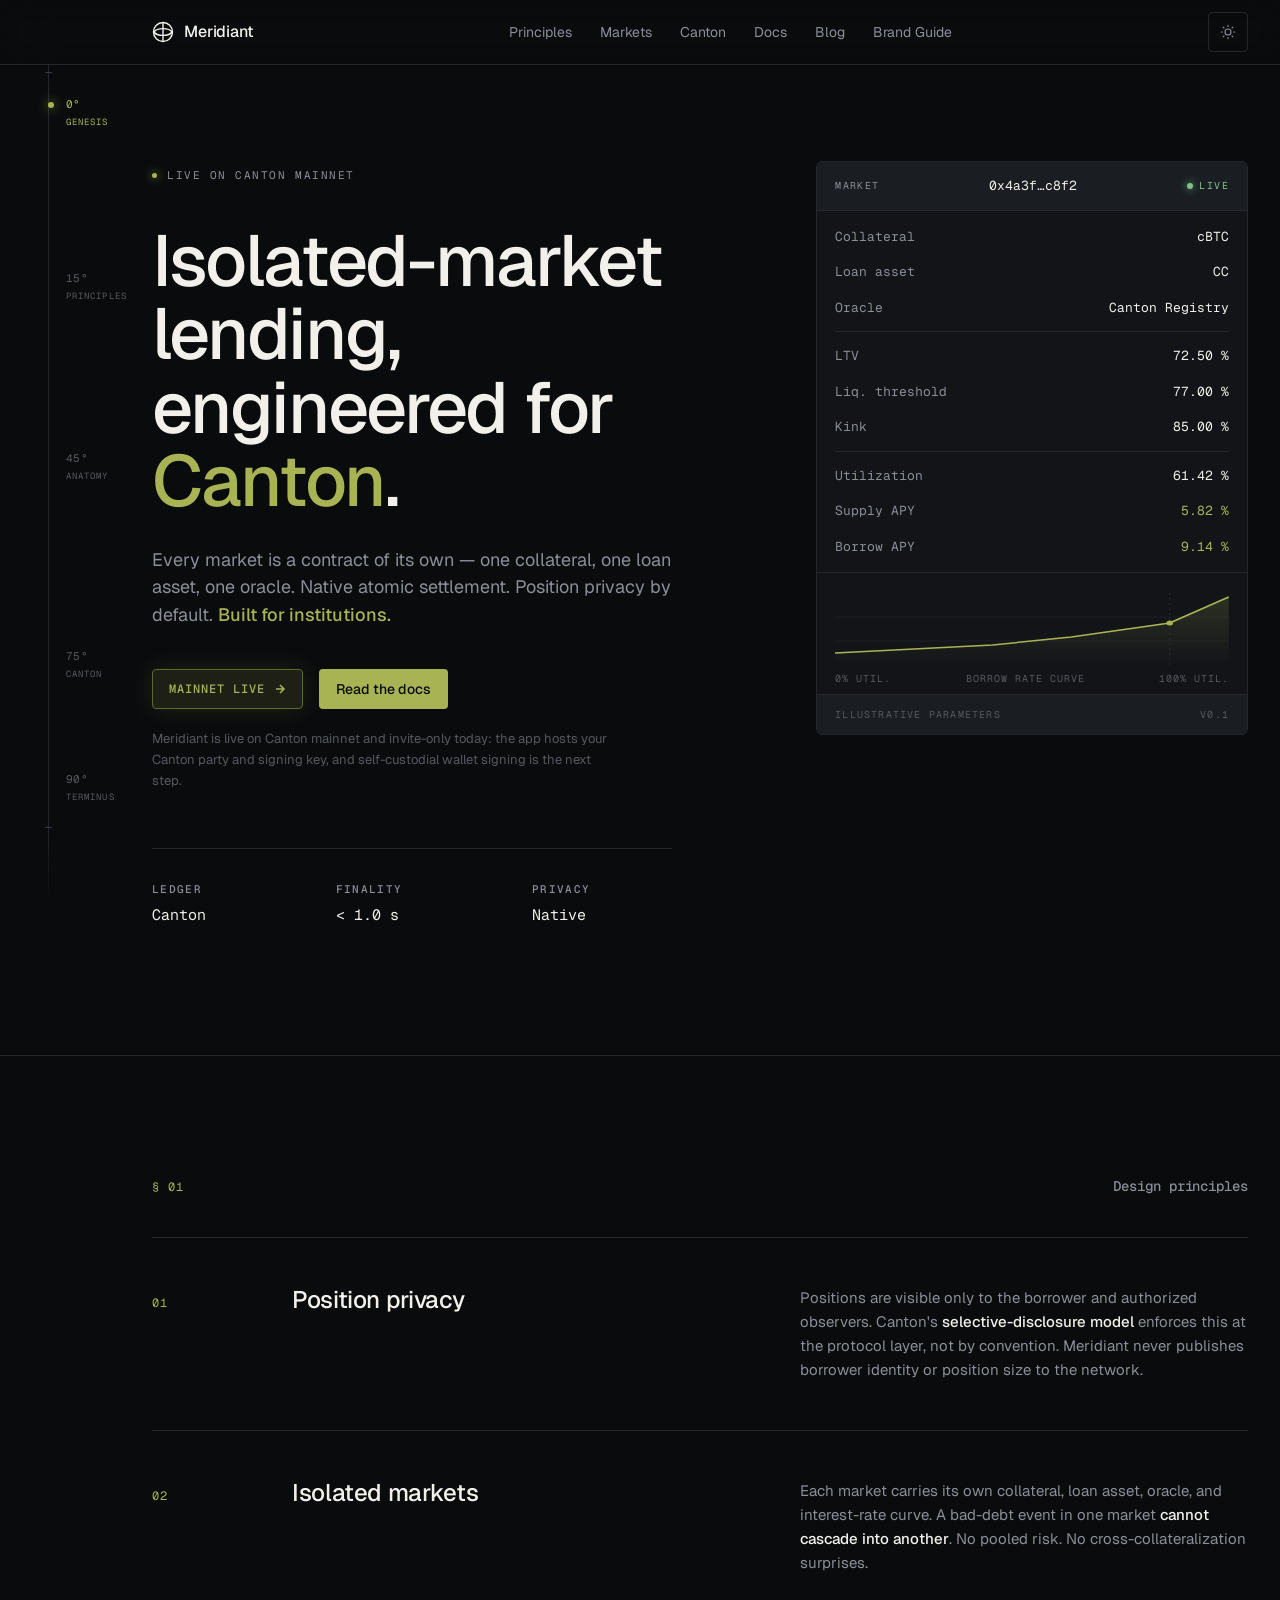
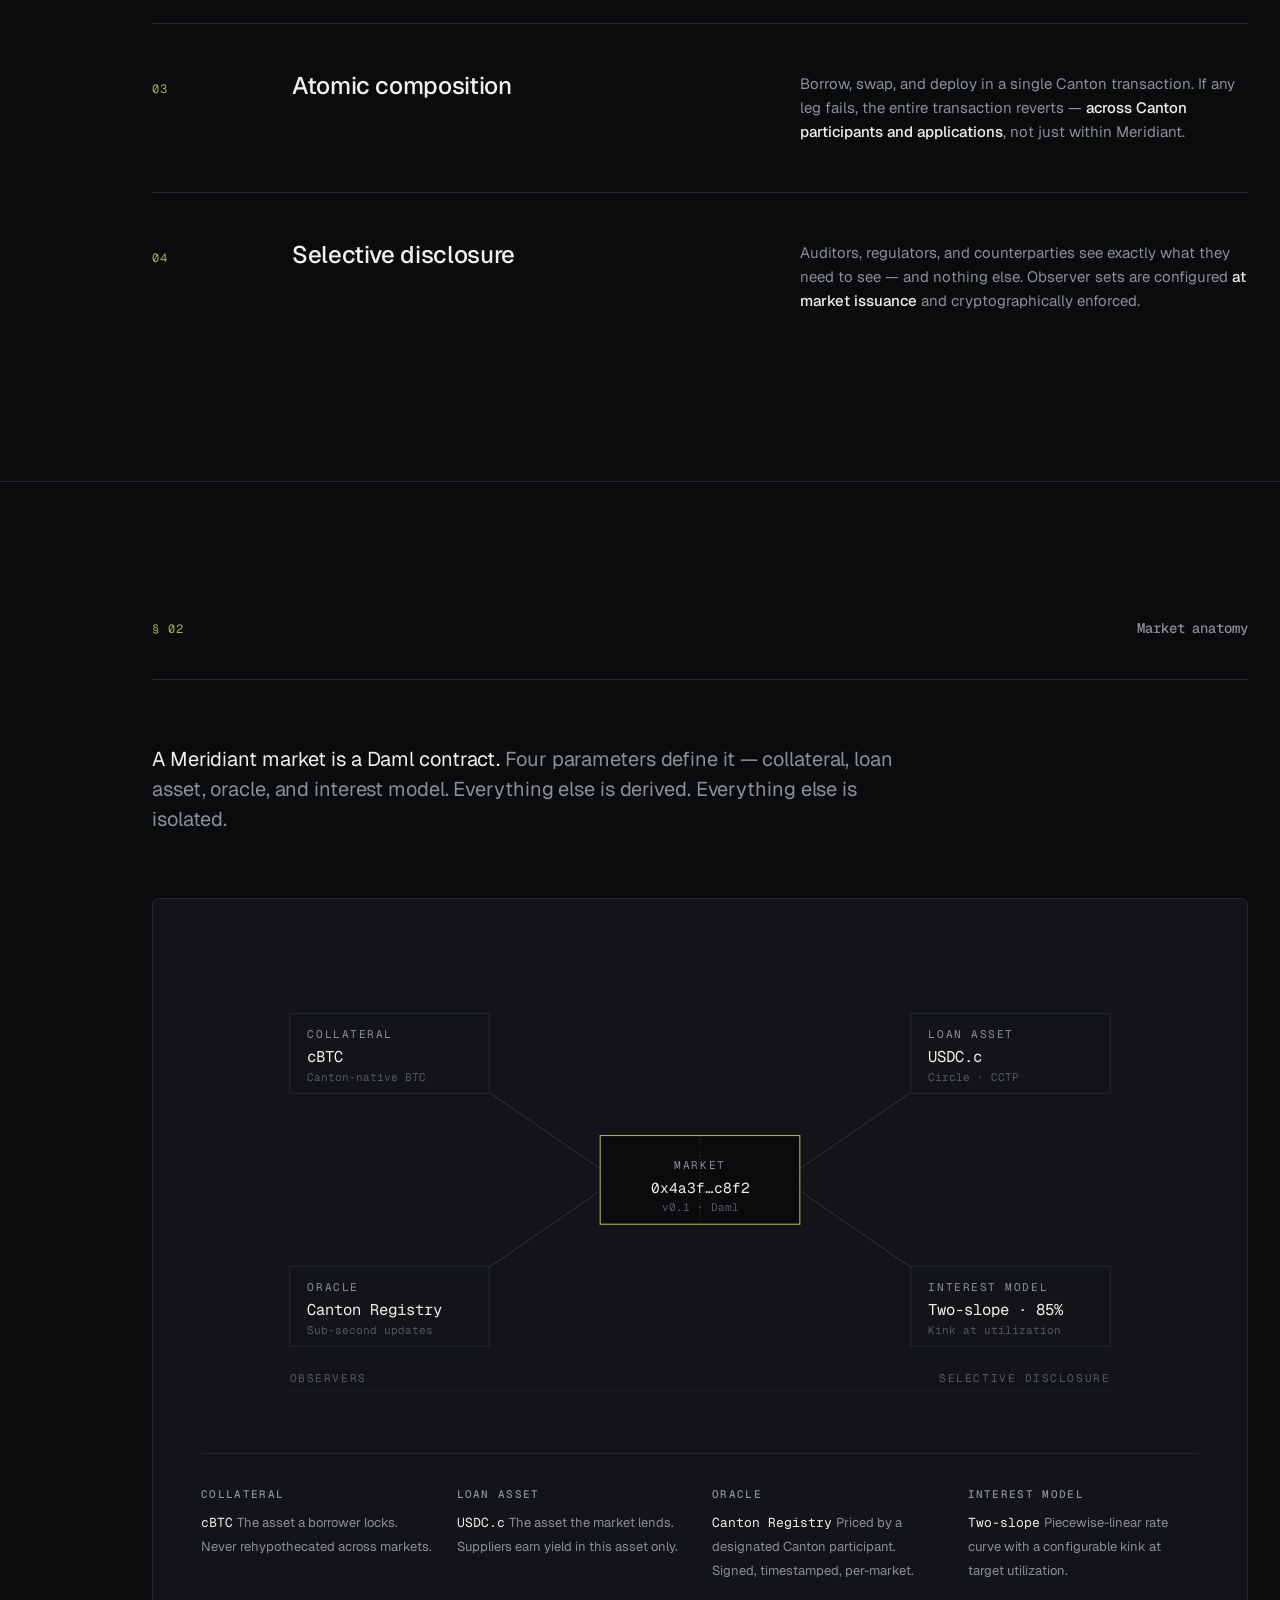
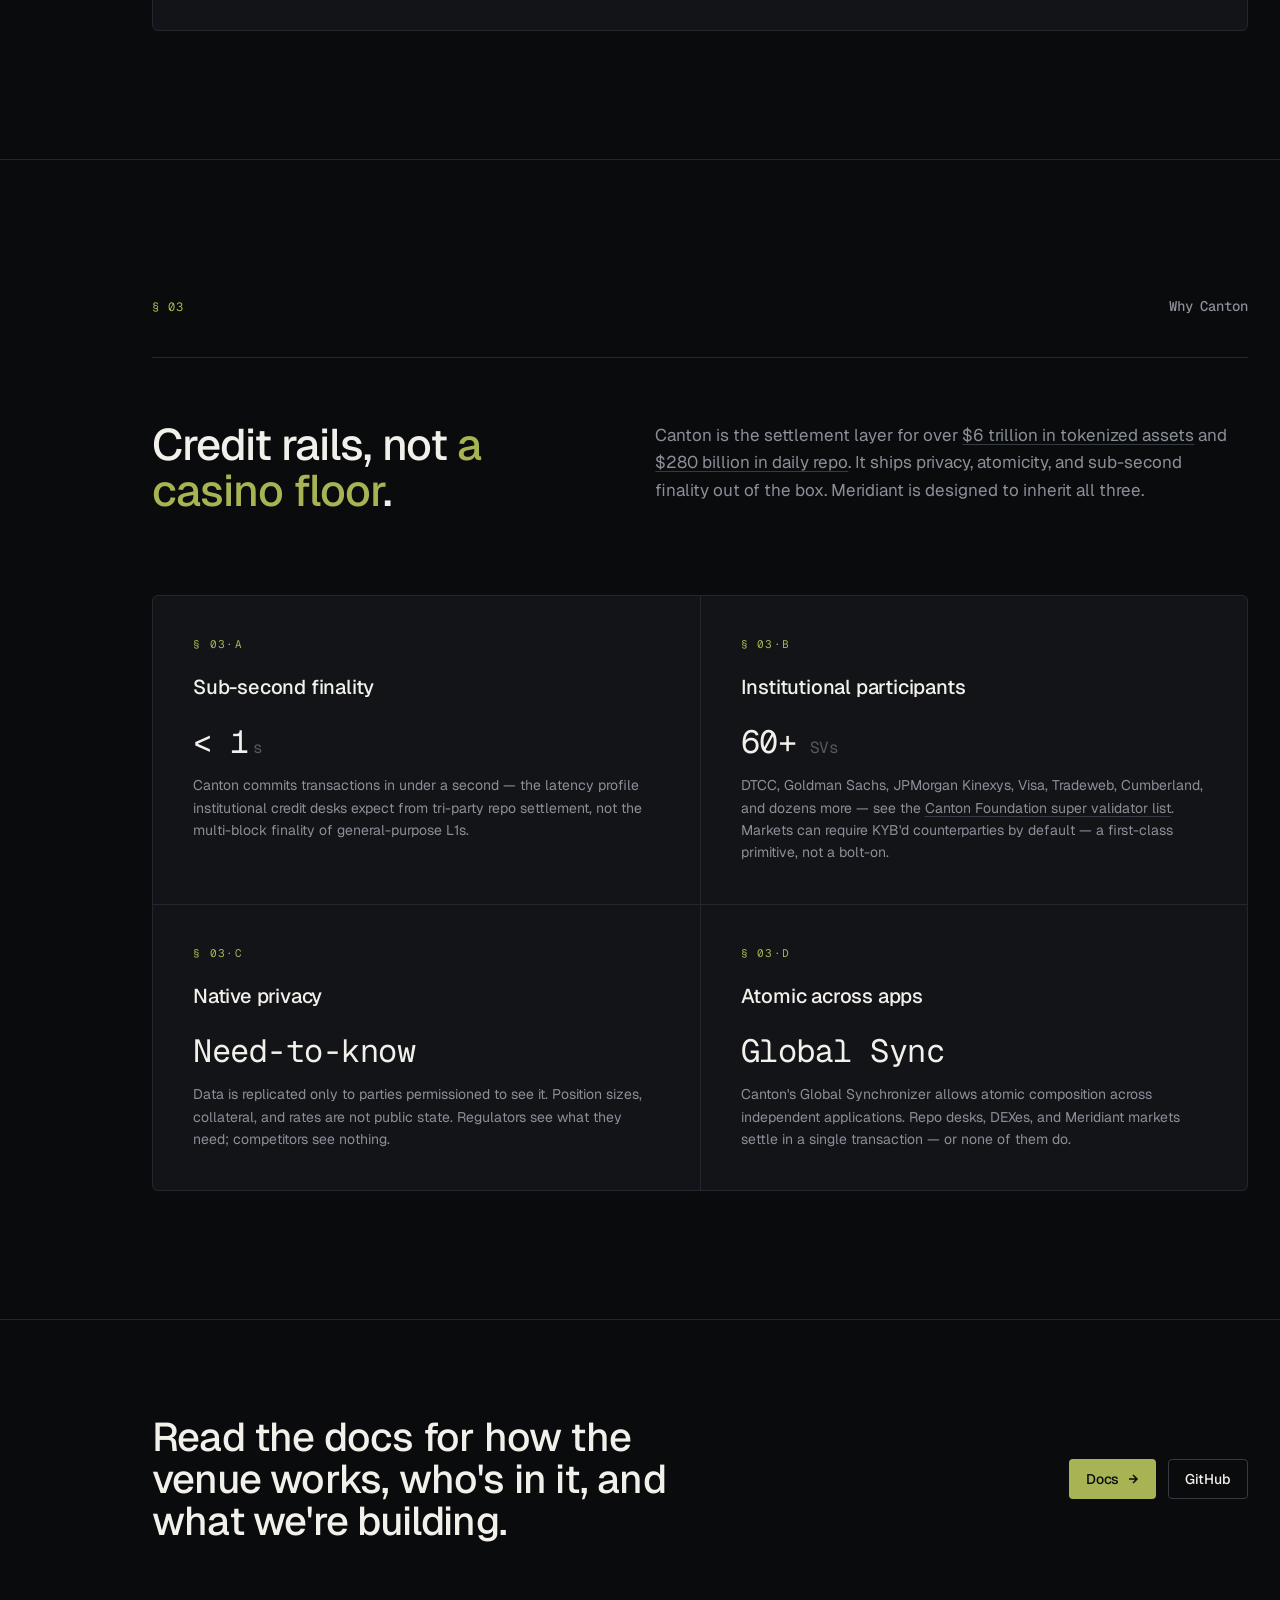
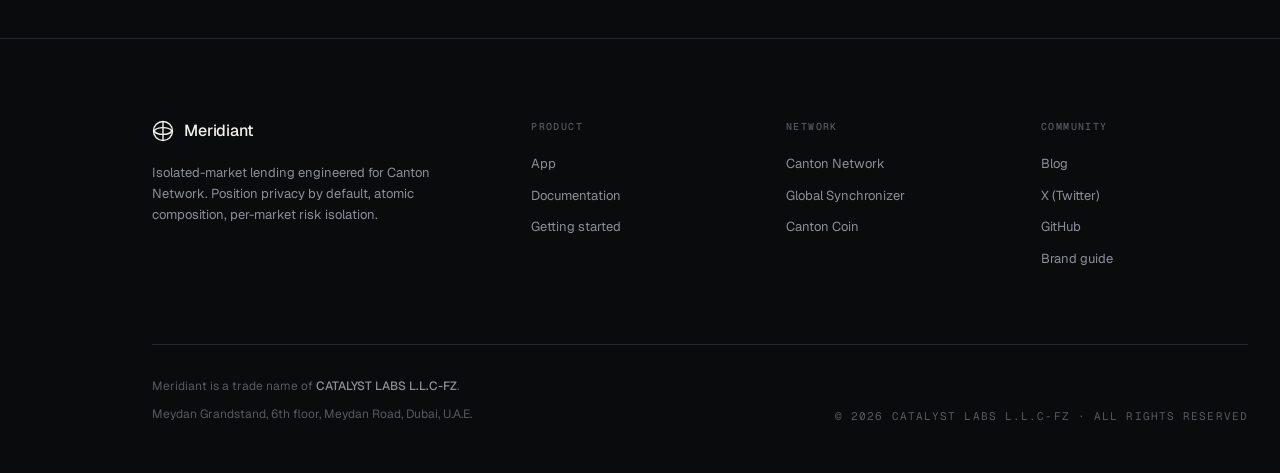
<file: index.html>
<!doctype html>
<html lang="en" data-theme="dark">
<head>
<meta charset="utf-8">
<meta name="viewport" content="width=device-width, initial-scale=1">
<meta name="color-scheme" content="dark light">
<title>Meridiant — Isolated-market lending on Canton</title>
<meta name="description" content="Isolated-market lending engineered for Canton Network. Position privacy by default, atomic composition, per-market risk isolation.">
<link rel="canonical" href="https://meridiant.xyz/">
<link rel="alternate" type="application/rss+xml" title="Meridiant blog" href="/blog/feed.xml">
<meta property="og:type" content="website">
<meta property="og:site_name" content="Meridiant">
<meta property="og:title" content="Meridiant — Isolated-market lending on Canton">
<meta property="og:description" content="Isolated-market lending engineered for Canton Network. Position privacy by default, atomic composition, per-market risk isolation.">
<meta property="og:url" content="https://meridiant.xyz/">
<meta name="twitter:card" content="summary">
<meta name="twitter:site" content="@meridiantxyz">
<meta name="twitter:title" content="Meridiant — Isolated-market lending on Canton">
<meta name="twitter:description" content="Isolated-market lending engineered for Canton Network. Position privacy by default, atomic composition, per-market risk isolation.">
<script type="application/ld+json">
{
  "@context": "https://schema.org",
  "@graph": [
    {
      "@type": "Organization",
      "@id": "https://meridiant.xyz/#organization",
      "name": "Meridiant",
      "legalName": "Catalyst Labs L.L.C-FZ",
      "url": "https://meridiant.xyz/",
      "logo": "https://meridiant.xyz/assets/favicon.svg",
      "description": "Isolated-market lending engineered for Canton Network. Position privacy by default, atomic composition, per-market risk isolation.",
      "address": {
        "@type": "PostalAddress",
        "streetAddress": "Meydan Grandstand, 6th floor, Meydan Road",
        "addressLocality": "Dubai",
        "addressCountry": "AE"
      },
      "sameAs": [
        "https://x.com/meridiantxyz",
        "https://github.com/Meridiant-xyz"
      ]
    },
    {
      "@type": "WebSite",
      "@id": "https://meridiant.xyz/#website",
      "url": "https://meridiant.xyz/",
      "name": "Meridiant",
      "publisher": { "@id": "https://meridiant.xyz/#organization" },
      "inLanguage": "en"
    },
    {
      "@type": "SoftwareApplication",
      "@id": "https://meridiant.xyz/#app",
      "name": "Meridiant",
      "url": "https://app.meridiant.xyz/",
      "applicationCategory": "FinanceApplication",
      "operatingSystem": "Web",
      "description": "Isolated-market lending on Canton Network. Meridiant is live on Canton mainnet and invite-only today: the app hosts your Canton party and signing key, and self-custodial wallet signing is the next step.",
      "publisher": { "@id": "https://meridiant.xyz/#organization" },
      "softwareHelp": { "@type": "CreativeWork", "url": "https://docs.meridiant.xyz/docs/intro" }
    }
  ]
}
</script>
<script>
  (function() {
    try {
      var stored = localStorage.getItem('theme');
      document.documentElement.setAttribute('data-theme', stored === 'light' ? 'light' : 'dark');
    } catch (e) {}
  })();
</script>
<link rel="icon" href="assets/favicon.svg" type="image/svg+xml">
<link rel="preconnect" href="https://fonts.googleapis.com">
<link rel="preconnect" href="https://fonts.gstatic.com" crossorigin>
<link href="https://fonts.googleapis.com/css2?family=Geist:wght@400;500;600&family=Geist+Mono:wght@400;500&display=swap" rel="stylesheet">
<style>
  /* ---------- Tokens ---------- */
  :root {
    --bg: #0A0B0D;
    --surface: #121418;
    --surface-2: #1A1D22;
    --line: #24272E;
    --line-strong: #363A42;
    --text: #F2F0EA;
    --text-2: #8A8F98;
    --text-3: #55595F;
    --signal: #A8B454;
    --signal-text: #A8B454;
    --signal-dim: #5A6B2A;
    --signal-hover: #C2CE7A;
    --on-signal: #0A0B0D;
    --pos: #7EC488;
    --neg: #D97070;
    --sans: "Geist", ui-sans-serif, system-ui, -apple-system, "Segoe UI", sans-serif;
    --mono: "Geist Mono", ui-monospace, "SF Mono", Menlo, Consolas, monospace;
    color-scheme: dark;
  }

  html[data-theme="light"] {
    --bg: #F6F6F4;
    --surface: #FFFFFF;
    --surface-2: #EFEFEA;
    --line: #E2E2DE;
    --line-strong: #C8C8C0;
    --text: #16181E;
    --text-2: #3D424C;
    --text-3: #8A8F99;
    --signal: #A8B454;
    --signal-text: #5F7A2E;
    --signal-dim: #C7CBB8;
    --signal-hover: #97A348;
    --on-signal: #16181E;
    --pos: #2F9A55;
    --neg: #C25B52;
    color-scheme: light;
  }

  * { box-sizing: border-box; }
  html { scroll-behavior: smooth; }
  body {
    margin: 0;
    background: var(--bg);
    color: var(--text);
    font-family: var(--sans);
    font-size: 16px;
    line-height: 1.5;
    -webkit-font-smoothing: antialiased;
    text-rendering: optimizeLegibility;
    overflow-x: hidden;
  }

  ::selection { background: var(--signal); color: var(--on-signal); }

  a { color: inherit; text-decoration: none; }

  .mono { font-family: var(--mono); font-variant-numeric: tabular-nums; }
  .micro {
    font-family: var(--mono);
    font-size: 11px;
    letter-spacing: 0.12em;
    text-transform: uppercase;
    color: var(--text-2);
    font-weight: 500;
  }

  .wrap {
    max-width: 1280px;
    margin: 0 auto;
    padding: 0 32px;
    position: relative;
  }

  /* ---------- Signature: the Meridian ---------- */
  /* A fixed vertical hairline that runs down the viewport, with degree
     marks anchored to each section. Current section lights olive. */
  .meridian {
    position: fixed;
    top: 0;
    bottom: 0;
    left: 48px; /* fixed left gutter, clear of the content grid */
    width: 1px;
    background: linear-gradient(
      to bottom,
      transparent 0,
      var(--line) 8%,
      var(--line) 92%,
      transparent 100%
    );
    pointer-events: none;
    z-index: 1;
  }
  .meridian::before,
  .meridian::after {
    content: "";
    position: absolute;
    left: -3px;
    width: 7px;
    height: 1px;
    background: var(--line-strong);
  }
  .meridian::before { top: 8%; }
  .meridian::after { bottom: 8%; }

  .meridian-label {
    position: fixed;
    left: 66px;
    display: flex;
    flex-direction: column;
    gap: 3px;
    font-family: var(--mono);
    color: var(--text-3);
    transition: color 240ms ease;
    pointer-events: none;
    z-index: 1;
    white-space: nowrap;
  }
  .meridian-label .deg {
    font-size: 11px;
    letter-spacing: 0.04em;
  }
  .meridian-label .name {
    font-size: 9px;
    letter-spacing: 0.12em;
  }
  .meridian-label.active {
    color: var(--signal-text);
  }
  .meridian-label.active::before {
    content: "";
    position: absolute;
    left: -18px;
    top: 6px;
    width: 6px;
    height: 6px;
    border-radius: 50%;
    background: var(--signal);
    box-shadow: 0 0 12px var(--signal);
  }

  @media (min-width: 1101px) {
    .wrap { padding-left: 152px; }
  }

  @media (max-width: 1100px) {
    .meridian, .meridian-label { display: none; }
  }

  /* ---------- Nav ---------- */
  nav.top {
    position: sticky;
    top: 0;
    z-index: 10;
    background: var(--bg);
    background: color-mix(in srgb, var(--bg) 82%, transparent);
    backdrop-filter: saturate(140%) blur(12px);
    -webkit-backdrop-filter: saturate(140%) blur(12px);
    border-bottom: 1px solid var(--line);
  }
  nav.top .wrap {
    height: 64px;
    display: flex;
    align-items: center;
    justify-content: space-between;
  }
  .brand {
    display: flex;
    align-items: center;
    gap: 10px;
    font-weight: 500;
    letter-spacing: -0.01em;
  }
  .brand-mark {
    width: 22px;
    height: 22px;
    display: block;
  }
  .nav-links {
    display: flex;
    align-items: center;
    gap: 28px;
  }
  .nav-links a {
    font-size: 14px;
    color: var(--text-2);
    transition: color 150ms ease;
  }
  .nav-links a:hover { color: var(--text); }

  .theme-toggle {
    display: inline-flex;
    align-items: center;
    justify-content: center;
    width: 40px;
    height: 40px;
    padding: 0;
    background: transparent;
    border: 1px solid var(--line);
    border-radius: 4px;
    color: var(--text-2);
    cursor: pointer;
    flex-shrink: 0;
    transition: color 150ms ease, border-color 150ms ease;
  }
  .theme-toggle:hover {
    color: var(--text);
    border-color: var(--line-strong);
  }
  .theme-toggle svg {
    width: 18px;
    height: 18px;
    display: block;
  }
  .theme-toggle .icon-moon { display: none; }
  html[data-theme="light"] .theme-toggle .icon-sun { display: none; }
  html[data-theme="light"] .theme-toggle .icon-moon { display: block; }

  .btn {
    display: inline-flex;
    align-items: center;
    gap: 8px;
    height: 40px;
    padding: 0 16px;
    font-family: var(--sans);
    font-size: 14px;
    font-weight: 500;
    letter-spacing: -0.005em;
    border-radius: 4px;
    border: 1px solid transparent;
    cursor: pointer;
    transition: border-color 150ms ease, background 150ms ease, color 150ms ease;
  }
  .btn-primary {
    background: var(--signal);
    color: var(--on-signal);
  }
  .btn-primary:hover { background: var(--signal-hover); }
  .btn-secondary {
    background: transparent;
    color: var(--text);
    border-color: var(--line-strong);
  }
  .btn-secondary:hover { border-color: var(--text-2); }

  .btn-arrow {
    width: 12px;
    height: 12px;
    stroke: currentColor;
    stroke-width: 1.5;
    fill: none;
  }

  /* ---------- Section frame ---------- */
  section {
    position: relative;
    border-top: 1px solid var(--line);
  }
  section:first-of-type { border-top: none; }
  .section-head {
    display: grid;
    grid-template-columns: auto 1fr;
    gap: 40px;
    padding: 40px 0;
    border-bottom: 1px solid var(--line);
    align-items: baseline;
  }
  .section-index {
    font-family: var(--mono);
    font-size: 12px;
    color: var(--signal-text);
    letter-spacing: 0.08em;
  }
  .section-title {
    font-size: 14px;
    color: var(--text-2);
    letter-spacing: -0.005em;
    font-weight: 500;
    text-align: right;
    font-family: var(--mono);
  }

  /* ---------- Hero ---------- */
  .hero {
    padding: 96px 0 128px;
    position: relative;
  }
  .hero-grid {
    display: grid;
    grid-template-columns: 1.15fr 0.85fr;
    gap: 80px;
    align-items: start;
  }
  .eyebrow {
    display: inline-flex;
    align-items: center;
    gap: 10px;
    margin-bottom: 40px;
    font-family: var(--mono);
    font-size: 11px;
    letter-spacing: 0.14em;
    text-transform: uppercase;
    color: var(--text-2);
  }
  .eyebrow .dot {
    width: 5px; height: 5px;
    border-radius: 50%;
    background: var(--signal);
    box-shadow: 0 0 10px var(--signal);
  }
  h1.headline {
    font-size: clamp(40px, 5.8vw, 72px);
    line-height: 1.02;
    letter-spacing: -0.028em;
    font-weight: 500;
    margin: 0 0 28px;
    max-width: 12ch;
  }
  h1.headline .accent {
    color: var(--signal-text);
    font-style: normal;
  }
  .sub {
    font-size: 18px;
    line-height: 1.55;
    color: var(--text-2);
    max-width: 46ch;
    margin: 0 0 40px;
  }
  .sub .highlight {
    color: var(--signal-text);
    font-weight: 500;
  }
  .hero-ctas {
    display: flex;
    align-items: center;
    gap: 16px;
  }
  .live-badge {
    display: inline-flex;
    align-items: center;
    gap: 9px;
    height: 40px;
    padding: 0 16px;
    border-radius: 4px;
    border: 1px solid var(--signal-dim);
    background: color-mix(in srgb, var(--signal) 12%, transparent);
    font-family: var(--mono);
    font-size: 12px;
    font-weight: 500;
    letter-spacing: 0.08em;
    text-transform: uppercase;
    color: var(--signal-text);
    text-decoration: none;
    cursor: pointer;
    box-shadow: 0 0 24px color-mix(in srgb, var(--signal) 15%, transparent);
    transition: border-color 150ms ease, background 150ms ease, box-shadow 150ms ease;
  }
  .live-badge:hover {
    border-color: var(--signal);
    background: color-mix(in srgb, var(--signal) 20%, transparent);
    box-shadow: 0 0 28px color-mix(in srgb, var(--signal) 22%, transparent);
  }
  .live-badge:focus-visible {
    outline: 2px solid var(--signal);
    outline-offset: 2px;
  }
  .live-badge .dot {
    width: 5px;
    height: 5px;
    border-radius: 50%;
    background: var(--signal);
    box-shadow: 0 0 10px var(--signal);
    animation: pulse 2s ease-in-out infinite;
  }
  .access-note {
    margin: 20px 0 0;
    font-size: 13px;
    line-height: 1.6;
    color: var(--text-3);
    max-width: 52ch;
  }
  .src {
    color: inherit;
    text-decoration: underline;
    text-decoration-color: var(--line-strong);
    text-underline-offset: 3px;
    text-decoration-thickness: 1px;
  }
  .src:hover { text-decoration-color: var(--signal); color: var(--text); }
  .hero-meta {
    margin-top: 56px;
    display: grid;
    grid-template-columns: repeat(3, auto);
    gap: 48px;
    padding-top: 32px;
    border-top: 1px solid var(--line);
    max-width: 520px;
  }
  .hero-meta .k {
    display: block;
    margin-bottom: 6px;
  }
  .hero-meta .v {
    font-family: var(--mono);
    font-size: 15px;
    color: var(--text);
    font-variant-numeric: tabular-nums;
  }

  /* ---------- Market card in hero ---------- */
  .market-card {
    background: var(--surface);
    border: 1px solid var(--line);
    border-radius: 6px;
    overflow: hidden;
    font-family: var(--mono);
    font-size: 13px;
  }
  .market-card-head {
    display: flex;
    justify-content: space-between;
    align-items: center;
    padding: 14px 18px;
    border-bottom: 1px solid var(--line);
    background: var(--surface-2);
  }
  .market-card-head .label {
    color: var(--text-2);
    font-size: 10px;
    letter-spacing: 0.14em;
    text-transform: uppercase;
  }
  .market-card-head .id {
    color: var(--text);
    font-variant-numeric: tabular-nums;
  }
  .market-card-head .live {
    display: inline-flex;
    align-items: center;
    gap: 6px;
    color: var(--pos);
    font-size: 10px;
    letter-spacing: 0.14em;
    text-transform: uppercase;
  }
  .market-card-head .live::before {
    content: "";
    width: 6px; height: 6px;
    border-radius: 50%;
    background: var(--pos);
    box-shadow: 0 0 8px var(--pos);
    animation: pulse 2s ease-in-out infinite;
  }
  @keyframes pulse {
    0%, 100% { opacity: 1; }
    50% { opacity: 0.4; }
  }
  .market-table {
    padding: 8px 0;
  }
  .market-row {
    display: flex;
    justify-content: space-between;
    padding: 8px 18px;
    color: var(--text-2);
  }
  .market-row .v {
    color: var(--text);
    font-variant-numeric: tabular-nums;
  }
  .market-row.emphasis .v { color: var(--signal-text); }
  .market-divider {
    height: 1px;
    background: var(--line);
    margin: 6px 18px;
  }
  .market-card-foot {
    display: flex;
    justify-content: space-between;
    padding: 12px 18px;
    border-top: 1px solid var(--line);
    background: var(--surface-2);
    color: var(--text-3);
    font-size: 10px;
    letter-spacing: 0.12em;
    text-transform: uppercase;
  }
  .yield-curve {
    padding: 20px 18px 8px;
    border-top: 1px solid var(--line);
  }
  .yield-curve svg { width: 100%; height: 72px; display: block; }
  .yield-curve-legend {
    display: flex;
    justify-content: space-between;
    margin-top: 6px;
    color: var(--text-3);
    font-size: 10px;
    letter-spacing: 0.1em;
    text-transform: uppercase;
  }

  /* ---------- Principles section ---------- */
  .principles {
    padding: 80px 0 120px;
  }
  .principle {
    display: grid;
    grid-template-columns: 80px 1fr 1fr;
    gap: 60px;
    padding: 48px 0;
    border-bottom: 1px solid var(--line);
    align-items: start;
  }
  .principle:last-child { border-bottom: none; }
  .principle-num {
    font-family: var(--mono);
    font-size: 12px;
    color: var(--signal-text);
    letter-spacing: 0.08em;
    padding-top: 8px;
  }
  .principle-title {
    font-size: 24px;
    letter-spacing: -0.015em;
    font-weight: 500;
    margin: 0;
    line-height: 1.15;
  }
  .principle-body {
    font-size: 15px;
    line-height: 1.6;
    color: var(--text-2);
    margin: 0;
    max-width: 52ch;
  }
  .principle-body strong { color: var(--text); font-weight: 500; }

  /* ---------- Anatomy diagram ---------- */
  .anatomy {
    padding: 96px 0 128px;
  }
  .anatomy-intro {
    max-width: 60ch;
    margin: 0 0 64px;
    font-size: 20px;
    line-height: 1.5;
    color: var(--text);
    letter-spacing: -0.005em;
  }
  .anatomy-intro span { color: var(--text-2); }
  .anatomy-diagram {
    background: var(--surface);
    border: 1px solid var(--line);
    border-radius: 6px;
    padding: 48px;
    position: relative;
  }
  .anatomy-svg { width: 100%; height: auto; display: block; max-height: 480px; }
  .anatomy-legend {
    display: grid;
    grid-template-columns: repeat(4, 1fr);
    gap: 24px;
    margin-top: 40px;
    padding-top: 32px;
    border-top: 1px solid var(--line);
  }
  .legend-item .k {
    display: block;
    margin-bottom: 8px;
  }
  .legend-item .v {
    font-family: var(--mono);
    font-size: 13px;
    color: var(--text);
    font-variant-numeric: tabular-nums;
    margin-bottom: 4px;
  }
  .legend-item .n {
    font-size: 13px;
    color: var(--text-2);
    line-height: 1.5;
  }

  /* ---------- Canton pillars ---------- */
  .canton {
    padding: 96px 0 128px;
  }
  .canton-intro {
    display: grid;
    grid-template-columns: 1fr 1.4fr;
    gap: 80px;
    margin-bottom: 80px;
    align-items: start;
  }
  .canton-intro h2 {
    font-size: 44px;
    letter-spacing: -0.02em;
    font-weight: 500;
    line-height: 1.05;
    margin: 0;
  }
  .canton-intro h2 .accent { color: var(--signal-text); font-style: normal; }
  .canton-intro p {
    font-size: 17px;
    line-height: 1.6;
    color: var(--text-2);
    margin: 0;
    max-width: 52ch;
  }

  .pillars {
    display: grid;
    grid-template-columns: repeat(2, 1fr);
    gap: 1px;
    background: var(--line);
    border: 1px solid var(--line);
    border-radius: 6px;
    overflow: hidden;
  }
  .pillar {
    background: var(--surface);
    padding: 40px;
  }
  .pillar-num {
    font-family: var(--mono);
    font-size: 11px;
    color: var(--signal-text);
    letter-spacing: 0.12em;
    margin-bottom: 20px;
    display: block;
  }
  .pillar-title {
    font-size: 20px;
    letter-spacing: -0.01em;
    font-weight: 500;
    margin: 0 0 12px;
  }
  .pillar-body {
    font-size: 14px;
    line-height: 1.6;
    color: var(--text-2);
    margin: 0;
  }
  .pillar-stat {
    font-family: var(--mono);
    font-size: 32px;
    letter-spacing: -0.015em;
    color: var(--text);
    margin: 16px 0 8px;
    display: block;
    font-variant-numeric: tabular-nums;
  }
  .pillar-stat .unit { color: var(--text-3); font-size: 16px; margin-left: 4px; }

  /* ---------- CTA strip ---------- */
  .cta-strip {
    padding: 96px 0;
    border-top: 1px solid var(--line);
    border-bottom: 1px solid var(--line);
    text-align: left;
  }
  .cta-strip .wrap {
    display: grid;
    grid-template-columns: 1fr auto;
    gap: 48px;
    align-items: center;
  }
  .cta-strip h3 {
    font-size: 40px;
    letter-spacing: -0.02em;
    font-weight: 500;
    line-height: 1.05;
    margin: 0;
    max-width: 22ch;
  }
  .cta-strip .actions { display: flex; gap: 12px; }

  /* ---------- Footer ---------- */
  footer {
    padding: 80px 0 48px;
  }
  .footer-grid {
    display: grid;
    grid-template-columns: 1.6fr repeat(3, 1fr);
    gap: 48px;
    padding-bottom: 64px;
    border-bottom: 1px solid var(--line);
  }
  .footer-brand p {
    font-size: 13px;
    line-height: 1.6;
    color: var(--text-2);
    margin: 20px 0 0;
    max-width: 34ch;
  }
  .footer-col h5 {
    font-family: var(--mono);
    font-size: 10px;
    letter-spacing: 0.14em;
    text-transform: uppercase;
    color: var(--text-3);
    font-weight: 500;
    margin: 0 0 20px;
  }
  .footer-col a {
    display: block;
    font-size: 13px;
    color: var(--text-2);
    margin-bottom: 12px;
    transition: color 150ms ease;
  }
  .footer-col a:hover { color: var(--text); }
  .footer-meta {
    display: flex;
    justify-content: space-between;
    align-items: flex-end;
    gap: 32px;
    padding-top: 32px;
    flex-wrap: wrap;
  }
  .footer-legal {
    max-width: 52ch;
  }
  .footer-legal p {
    margin: 0;
    font-size: 12px;
    line-height: 1.65;
    color: var(--text-3);
  }
  .footer-legal p + p {
    margin-top: 8px;
  }
  .footer-legal .entity {
    color: var(--text-2);
    font-weight: 500;
  }
  .footer-copy {
    font-family: var(--mono);
    font-size: 11px;
    letter-spacing: 0.1em;
    color: var(--text-3);
    text-transform: uppercase;
    white-space: nowrap;
  }

  /* ---------- Responsive ---------- */
  @media (max-width: 900px) {
    .wrap { padding: 0 20px; }
    .hero { padding: 64px 0 80px; }
    .hero-grid { grid-template-columns: 1fr; gap: 56px; }
    .hero-meta { grid-template-columns: 1fr 1fr; gap: 24px; }
    .principle { grid-template-columns: 40px 1fr; gap: 24px; padding: 32px 0; }
    .principle-body { grid-column: 1 / -1; margin-top: 12px; }
    .canton-intro { grid-template-columns: 1fr; gap: 32px; }
    .canton-intro h2 { font-size: 32px; }
    .pillars { grid-template-columns: 1fr; }
    .anatomy-legend { grid-template-columns: 1fr 1fr; }
    .anatomy-diagram { padding: 24px; }
    .cta-strip .wrap { grid-template-columns: 1fr; }
    .cta-strip h3 { font-size: 28px; }
    .footer-grid { grid-template-columns: 1fr 1fr; gap: 32px; }
    .footer-meta { align-items: flex-start; flex-direction: column; gap: 20px; }
    .section-head { grid-template-columns: 1fr; gap: 8px; padding: 24px 0; }
    .section-title { text-align: left; }
    .nav-links { display: none; }
  }
  @media (max-width: 520px) {
    .hero-meta { grid-template-columns: 1fr; }
    .footer-grid { grid-template-columns: 1fr; }
  }

  @media (prefers-reduced-motion: reduce) {
    * { animation: none !important; transition: none !important; }
    html { scroll-behavior: auto; }
  }

  /* ---------- Focus ---------- */
  a:focus-visible, button:focus-visible, .btn:focus-visible {
    outline: 2px solid var(--signal);
    outline-offset: 3px;
    border-radius: 4px;
  }
</style>
</head>
<body>

<!-- Meridian signature -->
<div class="meridian" aria-hidden="true"></div>
<span class="meridian-label" data-mark="0" style="top: 96px;"><span class="deg">0°</span><span class="name">GENESIS</span></span>
<span class="meridian-label" data-mark="1" style="top: 30vh;"><span class="deg">15°</span><span class="name">PRINCIPLES</span></span>
<span class="meridian-label" data-mark="2" style="top: 50vh;"><span class="deg">45°</span><span class="name">ANATOMY</span></span>
<span class="meridian-label" data-mark="3" style="top: 72vh;"><span class="deg">75°</span><span class="name">CANTON</span></span>
<span class="meridian-label" data-mark="4" style="bottom: 96px;"><span class="deg">90°</span><span class="name">TERMINUS</span></span>

<!-- ---------- Nav ---------- -->
<nav class="top" aria-label="Primary">
  <div class="wrap">
    <a href="/" class="brand" aria-label="Meridiant home">
      <svg class="brand-mark" viewBox="0 0 22 22" fill="none" stroke="currentColor" stroke-width="1.4" aria-hidden="true">
        <circle cx="11" cy="11" r="9.5"/>
        <line x1="11" y1="1.5" x2="11" y2="20.5"/>
        <path d="M2 11 A9.5 5 0 0 0 20 11"/>
        <path d="M2 11 A9.5 5 0 0 1 20 11"/>
      </svg>
      Meridiant
    </a>
    <div class="nav-links" role="navigation">
      <a href="#principles">Principles</a>
      <a href="#anatomy">Markets</a>
      <a href="#canton">Canton</a>
      <a href="https://docs.meridiant.xyz/" target="_blank" rel="noopener noreferrer" aria-label="Documentation">Docs</a>
      <a href="/blog/">Blog</a>
      <a href="/brand-guide" aria-label="Brand Guide">Brand Guide</a>
    </div>
    <button class="theme-toggle" id="themeToggle" type="button" aria-label="Switch to light mode" title="Switch to light mode">
      <svg class="icon-sun" viewBox="0 0 24 24" fill="none" stroke="currentColor" stroke-width="1.5" stroke-linecap="round" aria-hidden="true">
        <circle cx="12" cy="12" r="4"/>
        <path d="M12 3v1.5M12 19.5V21M3 12h1.5M19.5 12H21M5.64 5.64l1.06 1.06M17.3 17.3l1.06 1.06M5.64 18.36l1.06-1.06M17.3 6.7l1.06-1.06"/>
      </svg>
      <svg class="icon-moon" viewBox="0 0 24 24" fill="none" stroke="currentColor" stroke-width="1.5" stroke-linecap="round" aria-hidden="true">
        <path d="M15.5 4.2A8 8 0 1 0 19.8 15.5 6.5 6.5 0 0 1 15.5 4.2z"/>
      </svg>
    </button>
  </div>
</nav>

<!-- ---------- Hero ---------- -->
<section class="hero" id="hero">
  <div class="wrap">
    <div class="hero-grid">
      <div>
        <div class="eyebrow"><span class="dot"></span>Live on Canton mainnet</div>
        <h1 class="headline">Isolated-market lending, engineered for <em class="accent">Canton</em>.</h1>
        <p class="sub">Every market is a contract of its own — one collateral, one loan asset, one oracle. Native atomic settlement. Position privacy by default. <span class="highlight">Built for institutions.</span></p>
        <div class="hero-ctas">
          <a href="https://app.meridiant.xyz" class="live-badge" target="_blank" rel="noopener noreferrer" aria-label="Open Meridiant app — Mainnet Live">
            MAINNET LIVE
            <svg class="btn-arrow" viewBox="0 0 12 12" aria-hidden="true"><path d="M2 6h8M6 2l4 4-4 4"/></svg>
          </a>
          <a href="https://docs.meridiant.xyz/" class="btn btn-primary" target="_blank" rel="noopener noreferrer">
            Read the docs
          </a>
        </div>
        <p class="access-note">Meridiant is live on Canton mainnet and invite-only today: the app hosts your Canton party and signing key, and self-custodial wallet signing is the next step.</p>
        <div class="hero-meta">
          <div>
            <span class="micro k">Ledger</span>
            <span class="v">Canton</span>
          </div>
          <div>
            <span class="micro k">Finality</span>
            <span class="v">&lt; 1.0 s</span>
          </div>
          <div>
            <span class="micro k">Privacy</span>
            <span class="v">Native</span>
          </div>
        </div>
      </div>

      <!-- Market card -->
      <aside class="market-card" aria-label="Example isolated market">
        <div class="market-card-head">
          <span class="label">Market</span>
          <span class="id">0x4a3f…c8f2</span>
          <span class="live">Live</span>
        </div>
        <div class="market-table">
          <div class="market-row"><span>Collateral</span><span class="v">cBTC</span></div>
          <div class="market-row"><span>Loan asset</span><span class="v">CC</span></div>
          <div class="market-row"><span>Oracle</span><span class="v">Canton Registry</span></div>
          <div class="market-divider"></div>
          <div class="market-row"><span>LTV</span><span class="v">72.50 %</span></div>
          <div class="market-row"><span>Liq. threshold</span><span class="v">77.00 %</span></div>
          <div class="market-row"><span>Kink</span><span class="v">85.00 %</span></div>
          <div class="market-divider"></div>
          <div class="market-row"><span>Utilization</span><span class="v">61.42 %</span></div>
          <div class="market-row emphasis"><span>Supply APY</span><span class="v">5.82 %</span></div>
          <div class="market-row emphasis"><span>Borrow APY</span><span class="v">9.14 %</span></div>
        </div>
        <div class="yield-curve">
          <svg viewBox="0 0 300 72" preserveAspectRatio="none" aria-hidden="true">
            <defs>
              <linearGradient id="curveFill" x1="0" x2="0" y1="0" y2="1">
                <stop offset="0" stop-color="var(--signal)" stop-opacity="0.18"/>
                <stop offset="1" stop-color="var(--signal)" stop-opacity="0"/>
              </linearGradient>
            </defs>
            <!-- grid -->
            <line x1="0" y1="24" x2="300" y2="24" stroke="var(--line)" stroke-width="0.5"/>
            <line x1="0" y1="48" x2="300" y2="48" stroke="var(--line)" stroke-width="0.5"/>
            <line x1="255" y1="0" x2="255" y2="72" stroke="var(--line-strong)" stroke-width="0.5" stroke-dasharray="2 3"/>
            <!-- IR curve: flat-slope1-steep after kink -->
            <path d="M0 60 L120 52 L180 44 L255 30 L300 4" stroke="var(--signal)" stroke-width="1.5" fill="none"/>
            <path d="M0 60 L120 52 L180 44 L255 30 L300 4 L300 72 L0 72 Z" fill="url(#curveFill)"/>
            <!-- kink marker -->
            <circle cx="255" cy="30" r="2.5" fill="var(--signal)"/>
          </svg>
          <div class="yield-curve-legend">
            <span>0% util.</span>
            <span>Borrow rate curve</span>
            <span>100% util.</span>
          </div>
        </div>
        <div class="market-card-foot">
          <span>Illustrative parameters</span>
          <span>v0.1</span>
        </div>
      </aside>
    </div>
  </div>
</section>

<!-- ---------- Principles ---------- -->
<section class="principles" id="principles">
  <div class="wrap">
    <div class="section-head">
      <span class="section-index">§ 01</span>
      <span class="section-title">Design principles</span>
    </div>

    <article class="principle">
      <span class="principle-num">01</span>
      <h3 class="principle-title">Position privacy</h3>
      <p class="principle-body">Positions are visible only to the borrower and authorized observers. Canton's <strong>selective-disclosure model</strong> enforces this at the protocol layer, not by convention. Meridiant never publishes borrower identity or position size to the network.</p>
    </article>

    <article class="principle">
      <span class="principle-num">02</span>
      <h3 class="principle-title">Isolated markets</h3>
      <p class="principle-body">Each market carries its own collateral, loan asset, oracle, and interest-rate curve. A bad-debt event in one market <strong>cannot cascade into another</strong>. No pooled risk. No cross-collateralization surprises.</p>
    </article>

    <article class="principle">
      <span class="principle-num">03</span>
      <h3 class="principle-title">Atomic composition</h3>
      <p class="principle-body">Borrow, swap, and deploy in a single Canton transaction. If any leg fails, the entire transaction reverts — <strong>across Canton participants and applications</strong>, not just within Meridiant.</p>
    </article>

    <article class="principle">
      <span class="principle-num">04</span>
      <h3 class="principle-title">Selective disclosure</h3>
      <p class="principle-body">Auditors, regulators, and counterparties see exactly what they need to see — and nothing else. Observer sets are configured <strong>at market issuance</strong> and cryptographically enforced.</p>
    </article>
  </div>
</section>

<!-- ---------- Anatomy ---------- -->
<section class="anatomy" id="anatomy">
  <div class="wrap">
    <div class="section-head">
      <span class="section-index">§ 02</span>
      <span class="section-title">Market anatomy</span>
    </div>

    <p class="anatomy-intro" style="margin-top: 64px;">A Meridiant market is a Daml contract. <span>Four parameters define it — collateral, loan asset, oracle, and interest model. Everything else is derived. Everything else is isolated.</span></p>

    <div class="anatomy-diagram">
      <svg class="anatomy-svg" viewBox="0 0 900 420" xmlns="http://www.w3.org/2000/svg" aria-labelledby="anatomy-title">
        <title id="anatomy-title">Anatomy of an isolated market</title>
        <defs>
          <marker id="tick" markerWidth="4" markerHeight="4" refX="2" refY="2" orient="auto">
            <circle cx="2" cy="2" r="1.5" fill="var(--text-2)"/>
          </marker>
        </defs>

        <!-- Center: market -->
        <g>
          <rect x="360" y="170" width="180" height="80" fill="var(--bg)" stroke="var(--signal)" stroke-width="1"/>
          <text x="450" y="200" text-anchor="middle" fill="var(--text-2)" font-family="Geist Mono, monospace" font-size="10" letter-spacing="1.4">MARKET</text>
          <text x="450" y="222" text-anchor="middle" fill="var(--text)" font-family="Geist Mono, monospace" font-size="13">0x4a3f…c8f2</text>
          <text x="450" y="238" text-anchor="middle" fill="var(--text-3)" font-family="Geist Mono, monospace" font-size="10">v0.1 · Daml</text>
        </g>

        <!-- Four spokes -->
        <!-- Top left: Collateral -->
        <g>
          <line x1="360" y1="200" x2="200" y2="90" stroke="var(--line-strong)" stroke-width="0.75" stroke-dasharray="0" marker-end="url(#tick)"/>
          <rect x="80" y="60" width="180" height="72" fill="var(--surface)" stroke="var(--line)"/>
          <text x="96" y="82" fill="var(--text-2)" font-family="Geist Mono, monospace" font-size="10" letter-spacing="1.4">COLLATERAL</text>
          <text x="96" y="104" fill="var(--text)" font-family="Geist Mono, monospace" font-size="14">cBTC</text>
          <text x="96" y="121" fill="var(--text-3)" font-family="Geist Mono, monospace" font-size="10">Canton-native BTC</text>
        </g>

        <!-- Top right: Loan asset -->
        <g>
          <line x1="540" y1="200" x2="700" y2="90" stroke="var(--line-strong)" stroke-width="0.75" marker-end="url(#tick)"/>
          <rect x="640" y="60" width="180" height="72" fill="var(--surface)" stroke="var(--line)"/>
          <text x="656" y="82" fill="var(--text-2)" font-family="Geist Mono, monospace" font-size="10" letter-spacing="1.4">LOAN ASSET</text>
          <text x="656" y="104" fill="var(--text)" font-family="Geist Mono, monospace" font-size="14">USDC.c</text>
          <text x="656" y="121" fill="var(--text-3)" font-family="Geist Mono, monospace" font-size="10">Circle · CCTP</text>
        </g>

        <!-- Bottom left: Oracle -->
        <g>
          <line x1="360" y1="220" x2="200" y2="330" stroke="var(--line-strong)" stroke-width="0.75" marker-end="url(#tick)"/>
          <rect x="80" y="288" width="180" height="72" fill="var(--surface)" stroke="var(--line)"/>
          <text x="96" y="310" fill="var(--text-2)" font-family="Geist Mono, monospace" font-size="10" letter-spacing="1.4">ORACLE</text>
          <text x="96" y="332" fill="var(--text)" font-family="Geist Mono, monospace" font-size="14">Canton Registry</text>
          <text x="96" y="349" fill="var(--text-3)" font-family="Geist Mono, monospace" font-size="10">Sub-second updates</text>
        </g>

        <!-- Bottom right: Interest model -->
        <g>
          <line x1="540" y1="220" x2="700" y2="330" stroke="var(--line-strong)" stroke-width="0.75" marker-end="url(#tick)"/>
          <rect x="640" y="288" width="180" height="72" fill="var(--surface)" stroke="var(--line)"/>
          <text x="656" y="310" fill="var(--text-2)" font-family="Geist Mono, monospace" font-size="10" letter-spacing="1.4">INTEREST MODEL</text>
          <text x="656" y="332" fill="var(--text)" font-family="Geist Mono, monospace" font-size="14">Two-slope · 85%</text>
          <text x="656" y="349" fill="var(--text-3)" font-family="Geist Mono, monospace" font-size="10">Kink at utilization</text>
        </g>

        <!-- Observer band underneath -->
        <line x1="80" y1="400" x2="820" y2="400" stroke="var(--line)" stroke-width="0.5"/>
        <text x="80" y="392" fill="var(--text-3)" font-family="Geist Mono, monospace" font-size="10" letter-spacing="1.4">OBSERVERS</text>
        <text x="820" y="392" text-anchor="end" fill="var(--text-3)" font-family="Geist Mono, monospace" font-size="10" letter-spacing="1.4">SELECTIVE DISCLOSURE</text>

        <!-- Meridian mark on the market box -->
        <line x1="450" y1="170" x2="450" y2="250" stroke="var(--signal)" stroke-width="0.5" stroke-dasharray="1 2" opacity="0.5"/>
      </svg>

      <div class="anatomy-legend">
        <div class="legend-item">
          <span class="micro k">Collateral</span>
          <span class="v">cBTC</span>
          <span class="n">The asset a borrower locks. Never rehypothecated across markets.</span>
        </div>
        <div class="legend-item">
          <span class="micro k">Loan asset</span>
          <span class="v">USDC.c</span>
          <span class="n">The asset the market lends. Suppliers earn yield in this asset only.</span>
        </div>
        <div class="legend-item">
          <span class="micro k">Oracle</span>
          <span class="v">Canton Registry</span>
          <span class="n">Priced by a designated Canton participant. Signed, timestamped, per-market.</span>
        </div>
        <div class="legend-item">
          <span class="micro k">Interest model</span>
          <span class="v">Two-slope</span>
          <span class="n">Piecewise-linear rate curve with a configurable kink at target utilization.</span>
        </div>
      </div>
    </div>
  </div>
</section>

<!-- ---------- Canton ---------- -->
<section class="canton" id="canton">
  <div class="wrap">
    <div class="section-head">
      <span class="section-index">§ 03</span>
      <span class="section-title">Why Canton</span>
    </div>

    <div class="canton-intro" style="margin-top: 64px;">
      <h2>Credit rails, not <em class="accent">a casino floor</em>.</h2>
      <p>Canton is the settlement layer for over <a class="src" href="https://decrypt.co/348256/franklin-templeton-tokenized-fund-platform-canton-network" target="_blank" rel="noopener noreferrer">$6 trillion in tokenized assets</a> and <a class="src" href="https://www.broadridge.com/press-release/2025/billions-in-average-daily-processed-trade-volumes-on-broadridge-dlt-repo-platform" target="_blank" rel="noopener noreferrer">$280 billion in daily repo</a>. It ships privacy, atomicity, and sub-second finality out of the box. Meridiant is designed to inherit all three.</p>
    </div>

    <div class="pillars">
      <div class="pillar">
        <span class="pillar-num">§ 03·A</span>
        <h3 class="pillar-title">Sub-second finality</h3>
        <span class="pillar-stat">&lt; 1<span class="unit">s</span></span>
        <p class="pillar-body">Canton commits transactions in under a second — the latency profile institutional credit desks expect from tri-party repo settlement, not the multi-block finality of general-purpose L1s.</p>
      </div>
      <div class="pillar">
        <span class="pillar-num">§ 03·B</span>
        <h3 class="pillar-title">Institutional participants</h3>
        <span class="pillar-stat">60+<span class="unit"> SVs</span></span>
        <p class="pillar-body">DTCC, Goldman Sachs, JPMorgan Kinexys, Visa, Tradeweb, Cumberland, and dozens more — see the <a class="src" href="https://canton.foundation/about-the-foundation/#super-validators" target="_blank" rel="noopener noreferrer">Canton Foundation super validator list</a>. Markets can require KYB'd counterparties by default — a first-class primitive, not a bolt-on.</p>
      </div>
      <div class="pillar">
        <span class="pillar-num">§ 03·C</span>
        <h3 class="pillar-title">Native privacy</h3>
        <span class="pillar-stat">Need-to-know</span>
        <p class="pillar-body">Data is replicated only to parties permissioned to see it. Position sizes, collateral, and rates are not public state. Regulators see what they need; competitors see nothing.</p>
      </div>
      <div class="pillar">
        <span class="pillar-num">§ 03·D</span>
        <h3 class="pillar-title">Atomic across apps</h3>
        <span class="pillar-stat">Global Sync</span>
        <p class="pillar-body">Canton's Global Synchronizer allows atomic composition across independent applications. Repo desks, DEXes, and Meridiant markets settle in a single transaction — or none of them do.</p>
      </div>
    </div>
  </div>
</section>

<!-- ---------- CTA strip ---------- -->
<section class="cta-strip">
  <div class="wrap">
    <h3>Read the docs for how the venue works, who's in it, and what we're building.</h3>
    <div class="actions">
      <a href="https://docs.meridiant.xyz/" class="btn btn-primary" target="_blank" rel="noopener noreferrer">
        Docs
        <svg class="btn-arrow" viewBox="0 0 12 12" aria-hidden="true"><path d="M2 6h8M6 2l4 4-4 4"/></svg>
      </a>
      <a href="https://github.com/Meridiant-xyz" class="btn btn-secondary" target="_blank" rel="noopener noreferrer">GitHub</a>
    </div>
  </div>
</section>

<!-- ---------- Footer ---------- -->
<footer>
  <div class="wrap">
    <div class="footer-grid">
      <div class="footer-brand">
        <a href="/" class="brand" aria-label="Meridiant home">
          <svg class="brand-mark" viewBox="0 0 22 22" fill="none" stroke="currentColor" stroke-width="1.4" aria-hidden="true">
            <circle cx="11" cy="11" r="9.5"/>
            <line x1="11" y1="1.5" x2="11" y2="20.5"/>
            <path d="M2 11 A9.5 5 0 0 0 20 11"/>
            <path d="M2 11 A9.5 5 0 0 1 20 11"/>
          </svg>
          Meridiant
        </a>
        <p>Isolated-market lending engineered for Canton Network. Position privacy by default, atomic composition, per-market risk isolation.</p>
      </div>
      <div class="footer-col">
        <h5>Product</h5>
        <a href="https://app.meridiant.xyz" target="_blank" rel="noopener noreferrer">App</a>
        <a href="https://docs.meridiant.xyz/" target="_blank" rel="noopener noreferrer">Documentation</a>
        <a href="https://docs.meridiant.xyz/docs/getting-started" target="_blank" rel="noopener noreferrer">Getting started</a>
      </div>
      <div class="footer-col">
        <h5>Network</h5>
        <a href="https://www.canton.network/" target="_blank" rel="noopener noreferrer">Canton Network</a>
        <a href="https://www.canton.network/global-synchronizer" target="_blank" rel="noopener noreferrer">Global Synchronizer</a>
        <a href="https://docs.sync.global/" target="_blank" rel="noopener noreferrer">Canton Coin</a>
      </div>
      <div class="footer-col">
        <h5>Community</h5>
        <a href="/blog/">Blog</a>
        <a href="https://x.com/meridiantxyz" target="_blank" rel="noopener noreferrer">X (Twitter)</a>
        <a href="https://github.com/Meridiant-xyz" target="_blank" rel="noopener noreferrer">GitHub</a>
        <a href="/brand-guide">Brand guide</a>
      </div>
    </div>
    <div class="footer-meta">
      <div class="footer-legal">
        <p>Meridiant is a trade name of <span class="entity">CATALYST LABS L.L.C-FZ</span>.</p>
        <p>Meydan Grandstand, 6th floor, Meydan Road, Dubai, U.A.E.</p>
      </div>
      <span class="footer-copy">© 2026 Catalyst Labs L.L.C-FZ · All rights reserved</span>
    </div>
  </div>
</footer>

<script>
  // Meridian labels: highlight the section closest to viewport center.
  (function() {
    const labels = document.querySelectorAll('.meridian-label');
    const sections = document.querySelectorAll('section');
    if (!('IntersectionObserver' in window)) return;

    const io = new IntersectionObserver((entries) => {
      entries.forEach((e) => {
        if (!e.isIntersecting) return;
        const idx = Array.from(sections).indexOf(e.target);
        labels.forEach(l => l.classList.remove('active'));
        const target = labels[idx];
        if (target) target.classList.add('active');
      });
    }, { rootMargin: '-40% 0px -40% 0px', threshold: 0 });

    sections.forEach(s => io.observe(s));
  })();

  // Theme toggle: dark by default, persisted after the first click.
  (function() {
    const root = document.documentElement;
    const btn = document.getElementById('themeToggle');
    if (!btn) return;

    function current() {
      return root.getAttribute('data-theme') === 'light' ? 'light' : 'dark';
    }

    function syncButton(theme) {
      const next = theme === 'dark' ? 'light' : 'dark';
      const label = 'Switch to ' + next + ' mode';
      btn.setAttribute('aria-label', label);
      btn.setAttribute('title', label);
    }

    function apply(theme) {
      root.setAttribute('data-theme', theme);
      try { localStorage.setItem('theme', theme); } catch (e) {}
      syncButton(theme);
    }

    syncButton(current());
    btn.addEventListener('click', () => apply(current() === 'dark' ? 'light' : 'dark'));
  })();
</script>

</body>
</html>
</file>
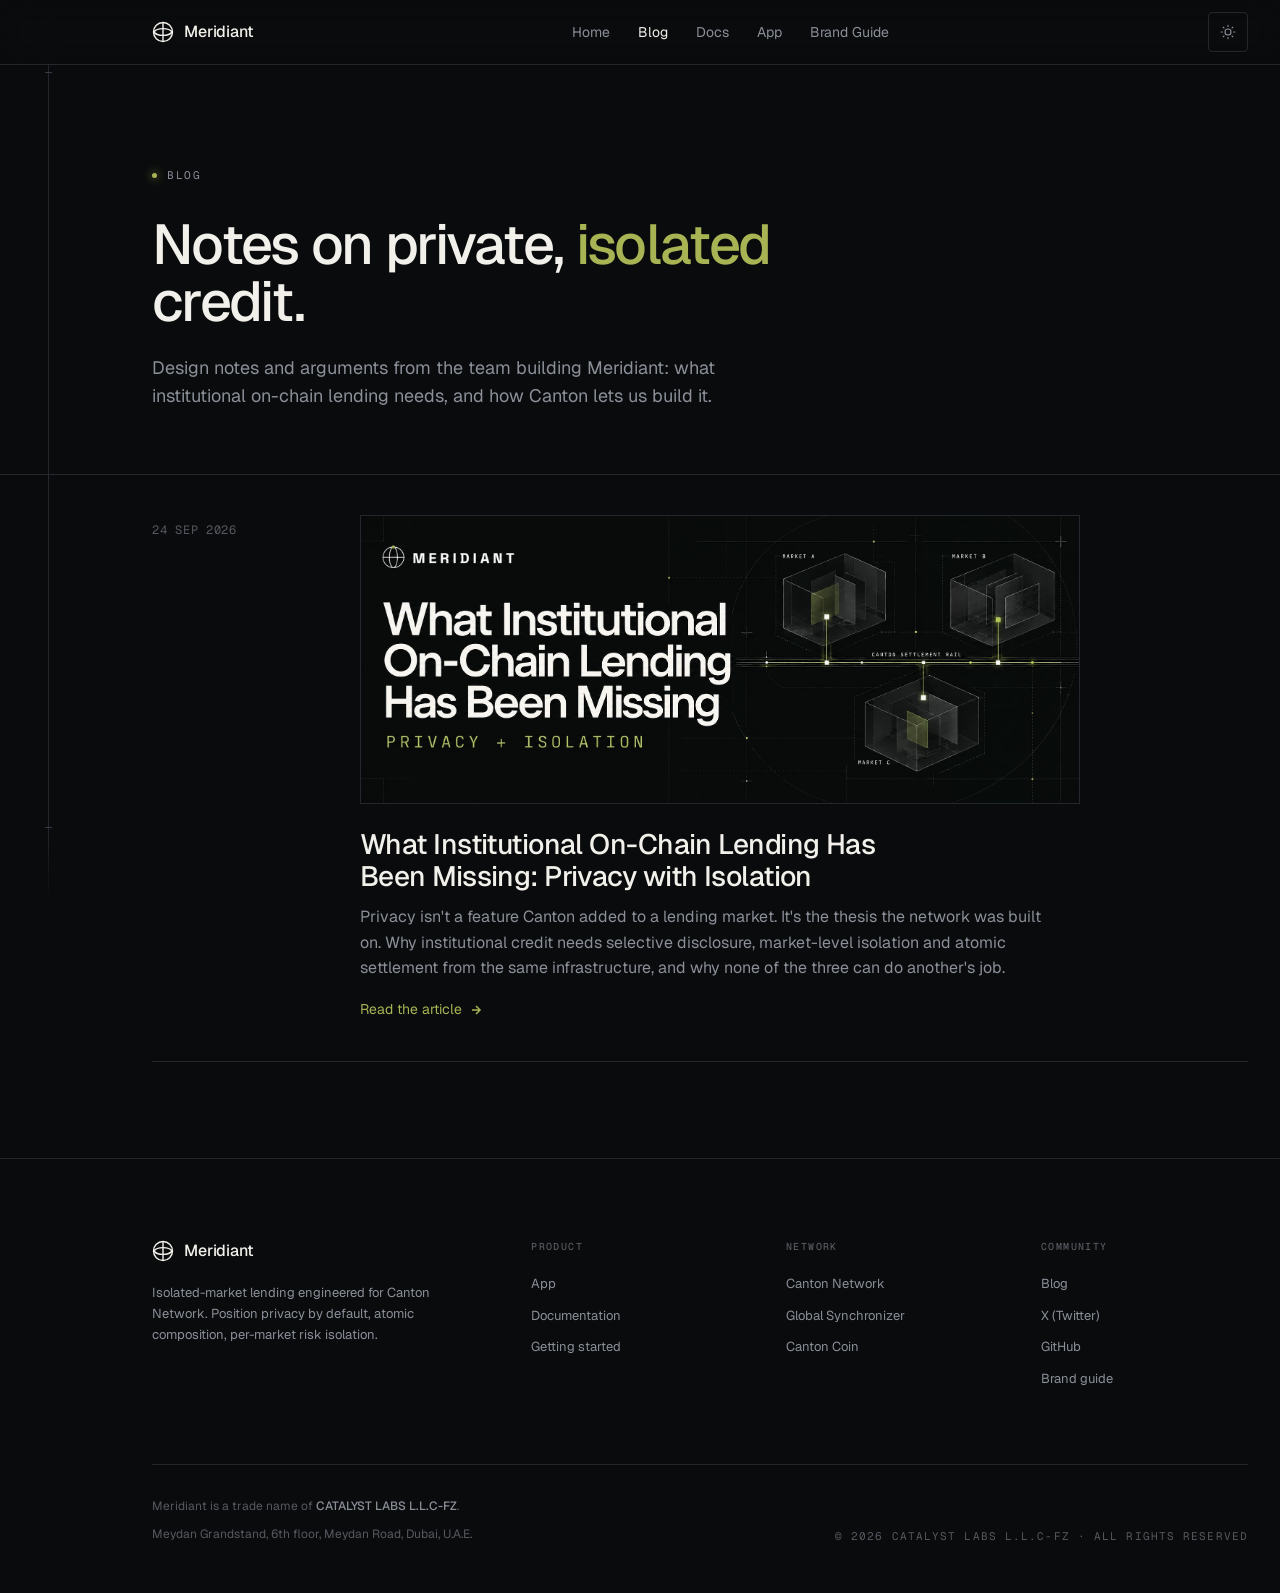
<file: blog/index.html>
<!DOCTYPE html>
<html lang="en" data-theme="dark">
<head>
<meta charset="utf-8">
<meta name="viewport" content="width=device-width, initial-scale=1">
<meta name="color-scheme" content="dark light">
<title>Blog — Meridiant</title>
<meta name="description" content="Writing from Meridiant on private, isolated-market lending for Canton Network: design notes, market structure, and what institutional on-chain credit needs.">
<link rel="canonical" href="https://meridiant.xyz/blog/">
<meta property="og:type" content="website">
<meta property="og:site_name" content="Meridiant">
<meta property="og:title" content="Blog — Meridiant">
<meta property="og:description" content="Writing from Meridiant on private, isolated-market lending for Canton Network.">
<meta property="og:url" content="https://meridiant.xyz/blog/">
<meta property="og:image" content="https://meridiant.xyz/blog/privacy-with-isolation/banner.webp">
<meta name="twitter:card" content="summary_large_image">
<meta name="twitter:image" content="https://meridiant.xyz/blog/privacy-with-isolation/banner.webp">
<meta name="twitter:site" content="@meridiantxyz">
<script type="application/ld+json">
{
  "@context": "https://schema.org",
  "@type": "Blog",
  "@id": "https://meridiant.xyz/blog/#blog",
  "url": "https://meridiant.xyz/blog/",
  "name": "Meridiant blog",
  "description": "Writing from Meridiant on private, isolated-market lending for Canton Network.",
  "publisher": { "@id": "https://meridiant.xyz/#organization" },
  "blogPost": [
    { "@type": "BlogPosting", "@id": "https://meridiant.xyz/blog/privacy-with-isolation/#post", "url": "https://meridiant.xyz/blog/privacy-with-isolation/", "headline": "What Institutional On-Chain Lending Has Been Missing: Privacy with Isolation", "datePublished": "2026-09-24", "image": "https://meridiant.xyz/blog/privacy-with-isolation/banner.webp" }
  ]
}
</script>
<script>
  (function() {
    try {
      var stored = localStorage.getItem("theme");
      document.documentElement.setAttribute("data-theme", stored === "light" ? "light" : "dark");
    } catch (e) {}
  })();
</script>
<link rel="icon" href="/assets/favicon.svg" type="image/svg+xml">
<link rel="alternate" type="application/rss+xml" title="Meridiant blog" href="/blog/feed.xml">
<link rel="preconnect" href="https://fonts.googleapis.com">
<link rel="preconnect" href="https://fonts.gstatic.com" crossorigin>
<link href="https://fonts.googleapis.com/css2?family=Geist:wght@400;500;600&family=Geist+Mono:wght@400;500&display=swap" rel="stylesheet">
<link rel="stylesheet" href="/blog/blog.css">
</head>
<body>
<!-- Meridian signature -->
<div class="meridian" aria-hidden="true"></div>

<nav class="top" aria-label="Primary">
  <div class="wrap">
    <a href="/" class="brand" aria-label="Meridiant home">
      <svg class="brand-mark" viewBox="0 0 22 22" fill="none" stroke="currentColor" stroke-width="1.4" aria-hidden="true">
        <circle cx="11" cy="11" r="9.5"/>
        <line x1="11" y1="1.5" x2="11" y2="20.5"/>
        <path d="M2 11 A9.5 5 0 0 0 20 11"/>
        <path d="M2 11 A9.5 5 0 0 1 20 11"/>
      </svg>
      Meridiant
    </a>
    <div class="nav-links" role="navigation">
      <a href="/">Home</a>
      <a href="/blog/" aria-current="page">Blog</a>
      <a href="https://docs.meridiant.xyz/" target="_blank" rel="noopener noreferrer" aria-label="Documentation">Docs</a>
      <a href="https://app.meridiant.xyz" target="_blank" rel="noopener noreferrer">App</a>
      <a href="/brand-guide" aria-label="Brand Guide">Brand Guide</a>
    </div>
    <button class="theme-toggle" id="themeToggle" type="button" aria-label="Switch to light mode" title="Switch to light mode">
      <svg class="icon-sun" viewBox="0 0 24 24" fill="none" stroke="currentColor" stroke-width="1.5" stroke-linecap="round" aria-hidden="true">
        <circle cx="12" cy="12" r="4"/>
        <path d="M12 3v1.5M12 19.5V21M3 12h1.5M19.5 12H21M5.64 5.64l1.06 1.06M17.3 17.3l1.06 1.06M5.64 18.36l1.06-1.06M17.3 6.7l1.06-1.06"/>
      </svg>
      <svg class="icon-moon" viewBox="0 0 24 24" fill="none" stroke="currentColor" stroke-width="1.5" stroke-linecap="round" aria-hidden="true">
        <path d="M15.5 4.2A8 8 0 1 0 19.8 15.5 6.5 6.5 0 0 1 15.5 4.2z"/>
      </svg>
    </button>
  </div>
</nav>

<header class="page-head">
  <div class="wrap">
    <div class="eyebrow"><span class="dot"></span>Blog</div>
    <h1>Notes on private, <em class="accent">isolated</em> credit.</h1>
    <p class="sub">Design notes and arguments from the team building Meridiant: what institutional on-chain lending needs, and how Canton lets us build it.</p>
  </div>
</header>

<main class="post-list">
  <div class="wrap">
    <article class="post-item">
      <time class="date" datetime="2026-09-24">24 SEP 2026</time>
      <div>
        <a class="post-thumb" href="/blog/privacy-with-isolation/" tabindex="-1" aria-hidden="true"><img src="/blog/privacy-with-isolation/banner.webp" width="1983" height="793" alt="" loading="lazy"></a>
        <h2><a href="/blog/privacy-with-isolation/">What Institutional On-Chain Lending Has Been Missing: Privacy with Isolation</a></h2>
        <p>Privacy isn't a feature Canton added to a lending market. It's the thesis the network was built on. Why institutional credit needs selective disclosure, market-level isolation and atomic settlement from the same infrastructure, and why none of the three can do another's job.</p>
        <a class="more" href="/blog/privacy-with-isolation/">Read the article <svg class="btn-arrow" viewBox="0 0 12 12" aria-hidden="true"><path d="M2 6h8M6 2l4 4-4 4"/></svg></a>
      </div>
    </article>
  </div>
</main>

<footer>
  <div class="wrap">
    <div class="footer-grid">
      <div class="footer-brand">
        <a href="/" class="brand" aria-label="Meridiant home">
          <svg class="brand-mark" viewBox="0 0 22 22" fill="none" stroke="currentColor" stroke-width="1.4" aria-hidden="true">
            <circle cx="11" cy="11" r="9.5"/>
            <line x1="11" y1="1.5" x2="11" y2="20.5"/>
            <path d="M2 11 A9.5 5 0 0 0 20 11"/>
            <path d="M2 11 A9.5 5 0 0 1 20 11"/>
          </svg>
          Meridiant
        </a>
        <p>Isolated-market lending engineered for Canton Network. Position privacy by default, atomic composition, per-market risk isolation.</p>
      </div>
      <div class="footer-col">
        <h5>Product</h5>
        <a href="https://app.meridiant.xyz" target="_blank" rel="noopener noreferrer">App</a>
        <a href="https://docs.meridiant.xyz/" target="_blank" rel="noopener noreferrer">Documentation</a>
        <a href="https://docs.meridiant.xyz/docs/getting-started" target="_blank" rel="noopener noreferrer">Getting started</a>
      </div>
      <div class="footer-col">
        <h5>Network</h5>
        <a href="https://www.canton.network/" target="_blank" rel="noopener noreferrer">Canton Network</a>
        <a href="https://www.canton.network/global-synchronizer" target="_blank" rel="noopener noreferrer">Global Synchronizer</a>
        <a href="https://docs.sync.global/" target="_blank" rel="noopener noreferrer">Canton Coin</a>
      </div>
      <div class="footer-col">
        <h5>Community</h5>
        <a href="/blog/">Blog</a>
        <a href="https://x.com/meridiantxyz" target="_blank" rel="noopener noreferrer">X (Twitter)</a>
        <a href="https://github.com/Meridiant-xyz" target="_blank" rel="noopener noreferrer">GitHub</a>
        <a href="/brand-guide">Brand guide</a>
      </div>
    </div>
    <div class="footer-meta">
      <div class="footer-legal">
        <p>Meridiant is a trade name of <span class="entity">CATALYST LABS L.L.C-FZ</span>.</p>
        <p>Meydan Grandstand, 6th floor, Meydan Road, Dubai, U.A.E.</p>
      </div>
      <span class="footer-copy">© 2026 Catalyst Labs L.L.C-FZ · All rights reserved</span>
    </div>
  </div>
</footer>
<script src="/blog/blog.js"></script>
</body>
</html>
</file>
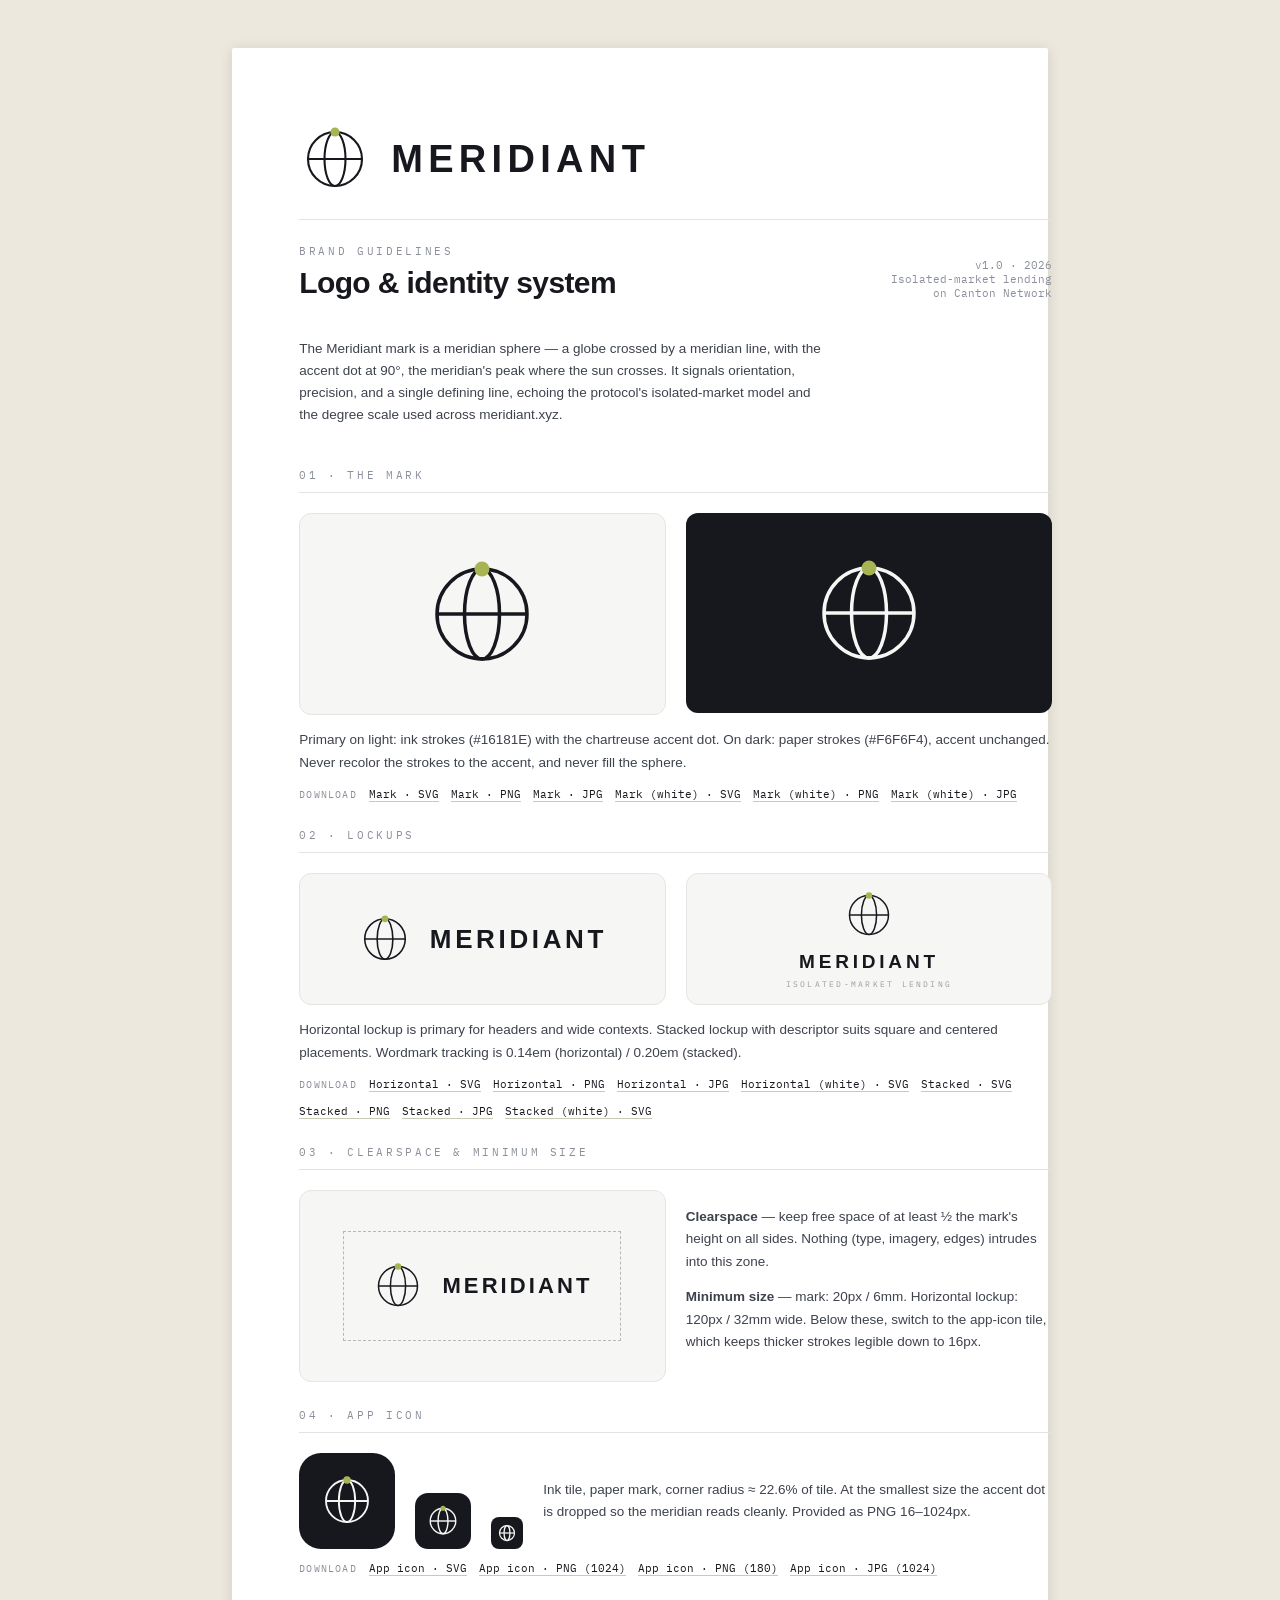
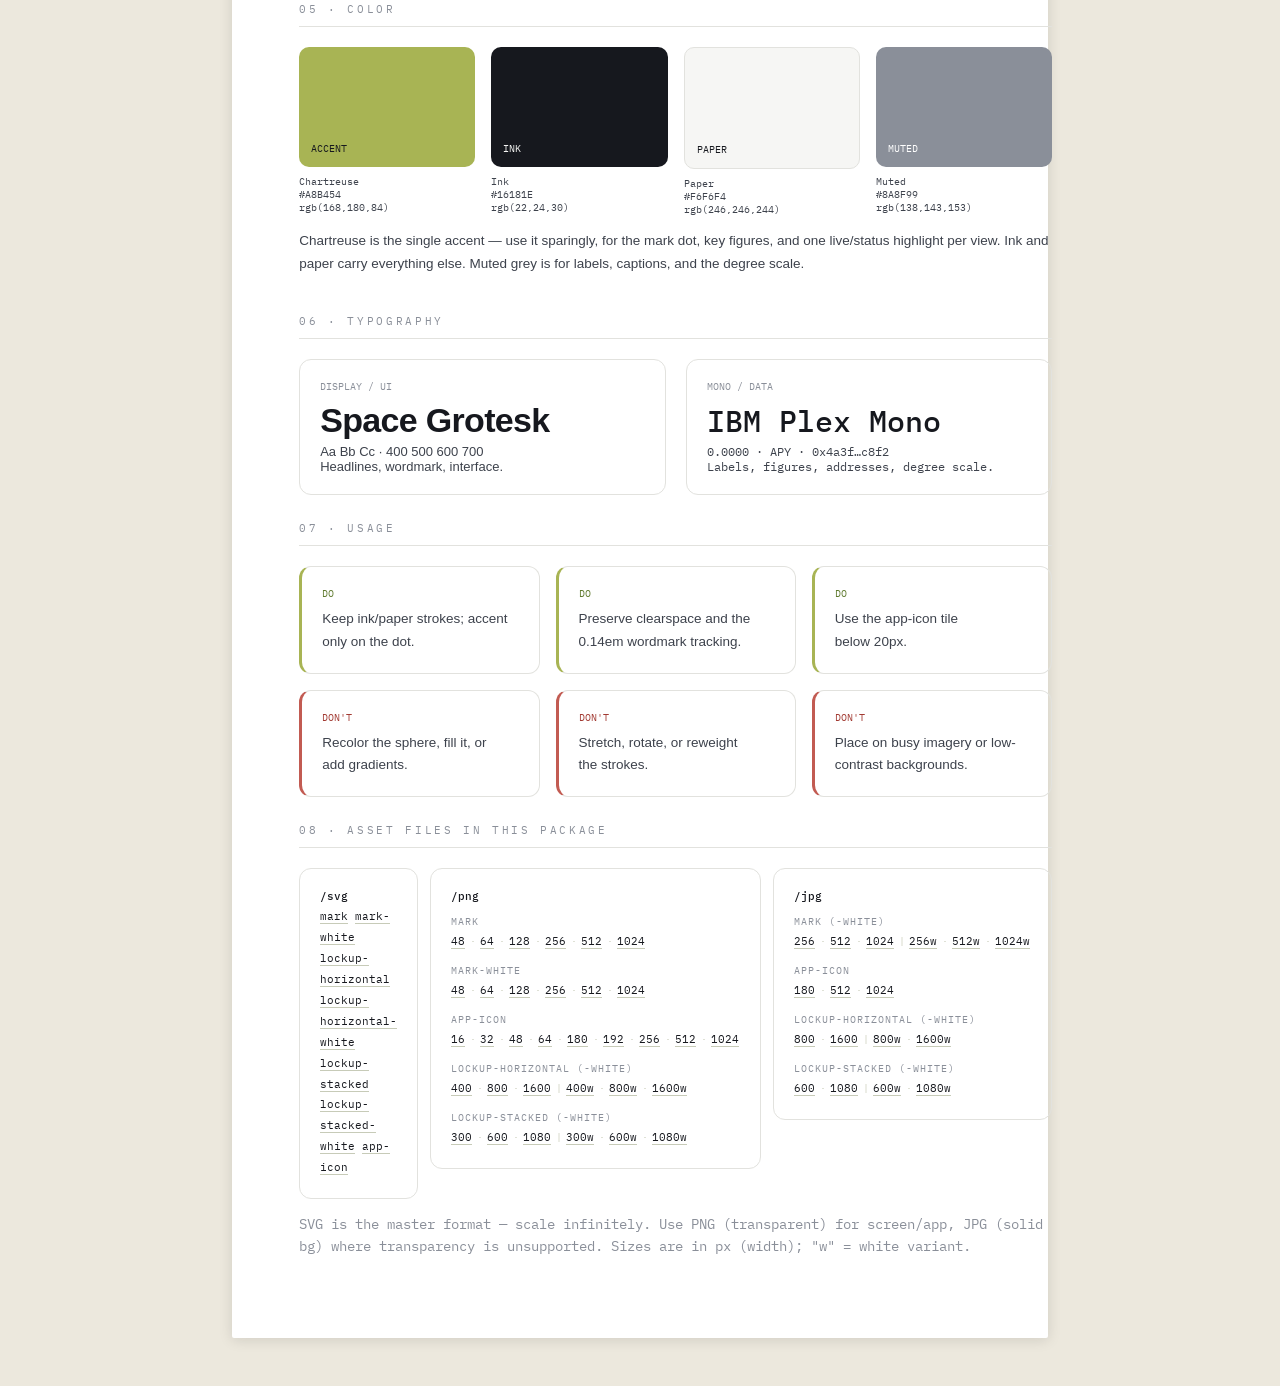
<file: brand-guide/index.html>
<!DOCTYPE html>
<html lang="en">
<head>
<meta charset="utf-8">
<meta name="viewport" content="width=device-width, initial-scale=1">
<title>Meridiant — Brand Guide</title>
<link rel="preconnect" href="https://fonts.googleapis.com">
<link rel="preconnect" href="https://fonts.gstatic.com" crossorigin>
<link href="https://fonts.googleapis.com/css2?family=Space+Grotesk:wght@400;500;600;700&family=IBM+Plex+Mono:wght@400;500&display=swap" rel="stylesheet">
<style>
  doc-page:not(:defined){visibility:hidden}
  body{margin:0;font-family:'Space Grotesk',sans-serif;color:#16181e;}
  h1,h2,h3{letter-spacing:-0.02em;margin:0;}
  .mono{font-family:'IBM Plex Mono',monospace;}
  .kicker{font-family:'IBM Plex Mono',monospace;font-size:11px;letter-spacing:0.24em;text-transform:uppercase;color:#8a8f99;}
  p{font-size:13.5px;line-height:1.65;color:#3d424c;}
  .rule{height:1px;background:#e2e2de;border:0;margin:0;}
  .swatch{border-radius:10px;height:96px;display:flex;align-items:flex-end;padding:12px;}
  .grid2{display:grid;grid-template-columns:1fr 1fr;gap:20px;}
  .grid3{display:grid;grid-template-columns:1fr 1fr 1fr;gap:16px;}
  .grid4{display:grid;grid-template-columns:1fr 1fr 1fr 1fr;gap:16px;}
  .card{border:1px solid #e2e2de;border-radius:12px;padding:20px;}
  .do{border-left:3px solid #A8B454;}
  .dont{border-left:3px solid #c25b52;}
  .tile{background:#f6f6f4;border:1px solid #e5e5e1;border-radius:12px;display:flex;align-items:center;justify-content:center;}
  .tiledark{background:#16181e;border-radius:12px;display:flex;align-items:center;justify-content:center;}
  .dl-row{display:flex;align-items:center;gap:12px;flex-wrap:wrap;margin-top:12px;}
  .dl-label{font-family:'IBM Plex Mono',monospace;font-size:10px;color:#8a8f99;text-transform:uppercase;letter-spacing:0.12em;}
  .dl-row a,.dl-list a{font-family:'IBM Plex Mono',monospace;font-size:11px;color:#16181e;text-decoration:none;border-bottom:1px solid #c7cbb8;}
  .dl-row a:hover,.dl-list a:hover{color:#5f7a2e;border-bottom-color:#A8B454;}
  .dl-group-label{font-size:10px;color:#8a8f99;text-transform:uppercase;letter-spacing:0.1em;margin-top:12px;}
  .dl-group-label:first-child{margin-top:0;}
  .dl-list{font-size:10px;line-height:1.9;margin-top:3px;}
  .dl-list a{margin-right:1px;}
  .dl-list .sep{color:#c7cbb8;margin:0 4px;}
</style>
</head>
<body>
<doc-page size="letter" margin="0.7in">

  <!-- Cover -->
  <div style="display:flex;flex-direction:column;gap:24px;padding-top:8px;">
    <div style="display:flex;align-items:center;gap:20px;">
      <svg width="72" height="72" viewBox="0 0 48 48" fill="none"><circle cx="24" cy="24" r="18" stroke="#16181e" stroke-width="1.4"/><ellipse cx="24" cy="24" rx="7" ry="18" stroke="#16181e" stroke-width="1.4"/><line x1="6" y1="24" x2="42" y2="24" stroke="#16181e" stroke-width="1.4"/><circle cx="24" cy="6" r="3" fill="#A8B454"/></svg>
      <span style="font-size:38px;font-weight:600;letter-spacing:0.14em;">MERIDIANT</span>
    </div>
    <hr class="rule">
    <div style="display:flex;justify-content:space-between;align-items:flex-end;">
      <div>
        <div class="kicker" style="margin-bottom:8px;">Brand Guidelines</div>
        <h1 style="font-size:30px;font-weight:600;">Logo &amp; identity system</h1>
      </div>
      <div class="mono" style="font-size:11px;color:#8a8f99;text-align:right;">v1.0 · 2026<br>Isolated-market lending<br>on Canton Network</div>
    </div>
    <p style="max-width:70ch;">The Meridiant mark is a meridian sphere — a globe crossed by a meridian line, with the accent dot at 90°, the meridian's peak where the sun crosses. It signals orientation, precision, and a single defining line, echoing the protocol's isolated-market model and the degree scale used across meridiant.xyz.</p>
  </div>

  <div style="height:28px;"></div>

  <!-- The mark -->
  <div class="kicker">01 · The mark</div>
  <hr class="rule" style="margin:10px 0 20px;">
  <div class="grid2" style="align-items:stretch;">
    <div class="tile" style="height:200px;">
      <svg width="120" height="120" viewBox="0 0 48 48" fill="none"><circle cx="24" cy="24" r="18" stroke="#16181e" stroke-width="1.4"/><ellipse cx="24" cy="24" rx="7" ry="18" stroke="#16181e" stroke-width="1.4"/><line x1="6" y1="24" x2="42" y2="24" stroke="#16181e" stroke-width="1.4"/><circle cx="24" cy="6" r="3" fill="#A8B454"/></svg>
    </div>
    <div class="tiledark" style="height:200px;">
      <svg width="120" height="120" viewBox="0 0 48 48" fill="none"><circle cx="24" cy="24" r="18" stroke="#f6f6f4" stroke-width="1.4"/><ellipse cx="24" cy="24" rx="7" ry="18" stroke="#f6f6f4" stroke-width="1.4"/><line x1="6" y1="24" x2="42" y2="24" stroke="#f6f6f4" stroke-width="1.4"/><circle cx="24" cy="6" r="3" fill="#A8B454"/></svg>
    </div>
  </div>
  <p style="margin-top:14px;">Primary on light: ink strokes (#16181E) with the chartreuse accent dot. On dark: paper strokes (#F6F6F4), accent unchanged. Never recolor the strokes to the accent, and never fill the sphere.</p>
  <div class="dl-row">
    <span class="dl-label">Download</span>
    <a href="svg/meridiant-mark.svg" download>Mark · SVG</a>
    <a href="png/mark/meridiant-mark-1024.png" download>Mark · PNG</a>
    <a href="jpg/mark/meridiant-mark-1024.jpg" download>Mark · JPG</a>
    <a href="svg/meridiant-mark-white.svg" download>Mark (white) · SVG</a>
    <a href="png/mark-white/meridiant-mark-white-1024.png" download>Mark (white) · PNG</a>
    <a href="jpg/mark-white/meridiant-mark-white-1024.jpg" download>Mark (white) · JPG</a>
  </div>

  <div style="height:26px;"></div>

  <!-- Lockups -->
  <div class="kicker">02 · Lockups</div>
  <hr class="rule" style="margin:10px 0 20px;">
  <div class="grid2">
    <div class="tile" style="height:130px;padding:0 24px;gap:0;">
      <div style="display:flex;align-items:center;gap:18px;">
        <svg width="54" height="54" viewBox="0 0 48 48" fill="none"><circle cx="24" cy="24" r="18" stroke="#16181e" stroke-width="1.4"/><ellipse cx="24" cy="24" rx="7" ry="18" stroke="#16181e" stroke-width="1.4"/><line x1="6" y1="24" x2="42" y2="24" stroke="#16181e" stroke-width="1.4"/><circle cx="24" cy="6" r="3" fill="#A8B454"/></svg>
        <span style="font-size:26px;font-weight:600;letter-spacing:0.14em;">MERIDIANT</span>
      </div>
    </div>
    <div class="tile" style="height:130px;flex-direction:column;">
      <svg width="52" height="52" viewBox="0 0 48 48" fill="none" style="margin-bottom:10px;"><circle cx="24" cy="24" r="18" stroke="#16181e" stroke-width="1.4"/><ellipse cx="24" cy="24" rx="7" ry="18" stroke="#16181e" stroke-width="1.4"/><line x1="6" y1="24" x2="42" y2="24" stroke="#16181e" stroke-width="1.4"/><circle cx="24" cy="6" r="3" fill="#A8B454"/></svg>
      <span style="font-size:19px;font-weight:600;letter-spacing:0.2em;">MERIDIANT</span>
      <span class="mono" style="font-size:8px;letter-spacing:0.28em;text-transform:uppercase;color:#9a9f99;margin-top:6px;">Isolated-market lending</span>
    </div>
  </div>
  <p style="margin-top:14px;">Horizontal lockup is primary for headers and wide contexts. Stacked lockup with descriptor suits square and centered placements. Wordmark tracking is 0.14em (horizontal) / 0.20em (stacked).</p>
  <div class="dl-row">
    <span class="dl-label">Download</span>
    <a href="svg/meridiant-lockup-horizontal.svg" download>Horizontal · SVG</a>
    <a href="png/lockup-horizontal/meridiant-lockup-h-1600.png" download>Horizontal · PNG</a>
    <a href="jpg/lockup-horizontal/meridiant-lockup-h-1600.jpg" download>Horizontal · JPG</a>
    <a href="svg/meridiant-lockup-horizontal-white.svg" download>Horizontal (white) · SVG</a>
    <a href="svg/meridiant-lockup-stacked.svg" download>Stacked · SVG</a>
    <a href="png/lockup-stacked/meridiant-lockup-v-1080.png" download>Stacked · PNG</a>
    <a href="jpg/lockup-stacked/meridiant-lockup-v-1080.jpg" download>Stacked · JPG</a>
    <a href="svg/meridiant-lockup-stacked-white.svg" download>Stacked (white) · SVG</a>
  </div>

  <div style="height:26px;"></div>

  <!-- Clearspace & sizing -->
  <div class="kicker">03 · Clearspace &amp; minimum size</div>
  <hr class="rule" style="margin:10px 0 20px;">
  <div class="grid2" style="align-items:center;">
    <div class="tile" style="height:190px;">
      <div style="padding:28px;border:1px dashed #b9b9b3;display:flex;align-items:center;gap:18px;">
        <svg width="52" height="52" viewBox="0 0 48 48" fill="none"><circle cx="24" cy="24" r="18" stroke="#16181e" stroke-width="1.4"/><ellipse cx="24" cy="24" rx="7" ry="18" stroke="#16181e" stroke-width="1.4"/><line x1="6" y1="24" x2="42" y2="24" stroke="#16181e" stroke-width="1.4"/><circle cx="24" cy="6" r="3" fill="#A8B454"/></svg>
        <span style="font-size:22px;font-weight:600;letter-spacing:0.14em;">MERIDIANT</span>
      </div>
    </div>
    <div>
      <p style="margin-top:0;"><strong>Clearspace</strong> — keep free space of at least ½ the mark's height on all sides. Nothing (type, imagery, edges) intrudes into this zone.</p>
      <p><strong>Minimum size</strong> — mark: 20px / 6mm. Horizontal lockup: 120px / 32mm wide. Below these, switch to the app-icon tile, which keeps thicker strokes legible down to 16px.</p>
    </div>
  </div>

  <div style="height:26px;"></div>

  <!-- App icon -->
  <div class="kicker">04 · App icon</div>
  <hr class="rule" style="margin:10px 0 20px;">
  <div style="display:flex;gap:20px;align-items:flex-end;">
    <div style="width:96px;height:96px;border-radius:22px;background:#16181e;display:flex;align-items:center;justify-content:center;"><svg width="56" height="56" viewBox="0 0 48 48" fill="none"><circle cx="24" cy="24" r="18" stroke="#f6f6f4" stroke-width="1.6"/><ellipse cx="24" cy="24" rx="7" ry="18" stroke="#f6f6f4" stroke-width="1.6"/><line x1="6" y1="24" x2="42" y2="24" stroke="#f6f6f4" stroke-width="1.6"/><circle cx="24" cy="6" r="3.2" fill="#A8B454"/></svg></div>
    <div style="width:56px;height:56px;border-radius:13px;background:#16181e;display:flex;align-items:center;justify-content:center;"><svg width="34" height="34" viewBox="0 0 48 48" fill="none"><circle cx="24" cy="24" r="18" stroke="#f6f6f4" stroke-width="2"/><ellipse cx="24" cy="24" rx="7" ry="18" stroke="#f6f6f4" stroke-width="2"/><line x1="6" y1="24" x2="42" y2="24" stroke="#f6f6f4" stroke-width="2"/><circle cx="24" cy="6" r="3.6" fill="#A8B454"/></svg></div>
    <div style="width:32px;height:32px;border-radius:8px;background:#16181e;display:flex;align-items:center;justify-content:center;"><svg width="20" height="20" viewBox="0 0 48 48" fill="none"><circle cx="24" cy="24" r="18" stroke="#f6f6f4" stroke-width="3"/><ellipse cx="24" cy="24" rx="7" ry="18" stroke="#f6f6f4" stroke-width="3"/><line x1="6" y1="24" x2="42" y2="24" stroke="#f6f6f4" stroke-width="3"/></svg></div>
    <p style="margin:0;align-self:center;flex:1;">Ink tile, paper mark, corner radius ≈ 22.6% of tile. At the smallest size the accent dot is dropped so the meridian reads cleanly. Provided as PNG 16–1024px.</p>
  </div>
  <div class="dl-row">
    <span class="dl-label">Download</span>
    <a href="svg/meridiant-app-icon.svg" download>App icon · SVG</a>
    <a href="png/app-icon/meridiant-icon-1024.png" download>App icon · PNG (1024)</a>
    <a href="png/app-icon/meridiant-icon-180.png" download>App icon · PNG (180)</a>
    <a href="jpg/app-icon/meridiant-icon-1024.jpg" download>App icon · JPG (1024)</a>
  </div>

  <div style="height:26px;"></div>

  <!-- Color -->
  <div class="kicker">05 · Color</div>
  <hr class="rule" style="margin:10px 0 20px;">
  <div class="grid4">
    <div>
      <div class="swatch" style="background:#A8B454;"><span class="mono" style="font-size:10px;color:#16181e;">ACCENT</span></div>
      <div class="mono" style="font-size:10px;margin-top:8px;color:#3d424c;">Chartreuse<br>#A8B454<br>rgb(168,180,84)</div>
    </div>
    <div>
      <div class="swatch" style="background:#16181e;"><span class="mono" style="font-size:10px;color:#f6f6f4;">INK</span></div>
      <div class="mono" style="font-size:10px;margin-top:8px;color:#3d424c;">Ink<br>#16181E<br>rgb(22,24,30)</div>
    </div>
    <div>
      <div class="swatch" style="background:#f6f6f4;border:1px solid #e2e2de;"><span class="mono" style="font-size:10px;color:#16181e;">PAPER</span></div>
      <div class="mono" style="font-size:10px;margin-top:8px;color:#3d424c;">Paper<br>#F6F6F4<br>rgb(246,246,244)</div>
    </div>
    <div>
      <div class="swatch" style="background:#8a8f99;"><span class="mono" style="font-size:10px;color:#fff;">MUTED</span></div>
      <div class="mono" style="font-size:10px;margin-top:8px;color:#3d424c;">Muted<br>#8A8F99<br>rgb(138,143,153)</div>
    </div>
  </div>
  <p style="margin-top:14px;">Chartreuse is the single accent — use it sparingly, for the mark dot, key figures, and one live/status highlight per view. Ink and paper carry everything else. Muted grey is for labels, captions, and the degree scale.</p>

  <div style="height:26px;"></div>

  <!-- Type -->
  <div class="kicker">06 · Typography</div>
  <hr class="rule" style="margin:10px 0 20px;">
  <div class="grid2">
    <div class="card">
      <div class="mono" style="font-size:10px;color:#8a8f99;">DISPLAY / UI</div>
      <div style="font-size:34px;font-weight:600;letter-spacing:-0.02em;margin:8px 0 4px;">Space Grotesk</div>
      <div style="font-size:13px;color:#3d424c;">Aa Bb Cc · 400 500 600 700<br>Headlines, wordmark, interface.</div>
    </div>
    <div class="card">
      <div class="mono" style="font-size:10px;color:#8a8f99;">MONO / DATA</div>
      <div class="mono" style="font-size:30px;font-weight:500;margin:8px 0 4px;">IBM Plex Mono</div>
      <div class="mono" style="font-size:12px;color:#3d424c;">0.0000 · APY · 0x4a3f…c8f2<br>Labels, figures, addresses, degree scale.</div>
    </div>
  </div>

  <div style="height:26px;"></div>

  <!-- Do / Don't -->
  <div class="kicker">07 · Usage</div>
  <hr class="rule" style="margin:10px 0 20px;">
  <div class="grid3">
    <div class="card do"><div class="mono" style="font-size:10px;color:#5f7a2e;">DO</div><p style="margin:8px 0 0;">Keep ink/paper strokes; accent only on the dot.</p></div>
    <div class="card do"><div class="mono" style="font-size:10px;color:#5f7a2e;">DO</div><p style="margin:8px 0 0;">Preserve clearspace and the 0.14em wordmark tracking.</p></div>
    <div class="card do"><div class="mono" style="font-size:10px;color:#5f7a2e;">DO</div><p style="margin:8px 0 0;">Use the app-icon tile below 20px.</p></div>
    <div class="card dont"><div class="mono" style="font-size:10px;color:#a23a32;">DON'T</div><p style="margin:8px 0 0;">Recolor the sphere, fill it, or add gradients.</p></div>
    <div class="card dont"><div class="mono" style="font-size:10px;color:#a23a32;">DON'T</div><p style="margin:8px 0 0;">Stretch, rotate, or reweight the strokes.</p></div>
    <div class="card dont"><div class="mono" style="font-size:10px;color:#a23a32;">DON'T</div><p style="margin:8px 0 0;">Place on busy imagery or low-contrast backgrounds.</p></div>
  </div>

  <div style="height:26px;"></div>

  <!-- Files -->
  <div class="kicker">08 · Asset files in this package</div>
  <hr class="rule" style="margin:10px 0 20px;">
  <div class="grid3" style="gap:12px;align-items:start;">
    <div class="card">
      <div class="mono" style="font-size:11px;font-weight:500;">/svg</div>
      <div class="dl-list mono">
        <a href="svg/meridiant-mark.svg" download>mark</a>
        <a href="svg/meridiant-mark-white.svg" download>mark-white</a>
        <a href="svg/meridiant-lockup-horizontal.svg" download>lockup-horizontal</a>
        <a href="svg/meridiant-lockup-horizontal-white.svg" download>lockup-horizontal-white</a>
        <a href="svg/meridiant-lockup-stacked.svg" download>lockup-stacked</a>
        <a href="svg/meridiant-lockup-stacked-white.svg" download>lockup-stacked-white</a>
        <a href="svg/meridiant-app-icon.svg" download>app-icon</a>
      </div>
    </div>
    <div class="card">
      <div class="mono" style="font-size:11px;font-weight:500;">/png</div>
      <div class="dl-group-label mono">mark</div>
      <div class="dl-list mono">
        <a href="png/mark/meridiant-mark-48.png" download>48</a><span class="sep">·</span><a href="png/mark/meridiant-mark-64.png" download>64</a><span class="sep">·</span><a href="png/mark/meridiant-mark-128.png" download>128</a><span class="sep">·</span><a href="png/mark/meridiant-mark-256.png" download>256</a><span class="sep">·</span><a href="png/mark/meridiant-mark-512.png" download>512</a><span class="sep">·</span><a href="png/mark/meridiant-mark-1024.png" download>1024</a>
      </div>
      <div class="dl-group-label mono">mark-white</div>
      <div class="dl-list mono">
        <a href="png/mark-white/meridiant-mark-white-48.png" download>48</a><span class="sep">·</span><a href="png/mark-white/meridiant-mark-white-64.png" download>64</a><span class="sep">·</span><a href="png/mark-white/meridiant-mark-white-128.png" download>128</a><span class="sep">·</span><a href="png/mark-white/meridiant-mark-white-256.png" download>256</a><span class="sep">·</span><a href="png/mark-white/meridiant-mark-white-512.png" download>512</a><span class="sep">·</span><a href="png/mark-white/meridiant-mark-white-1024.png" download>1024</a>
      </div>
      <div class="dl-group-label mono">app-icon</div>
      <div class="dl-list mono">
        <a href="png/app-icon/meridiant-icon-16.png" download>16</a><span class="sep">·</span><a href="png/app-icon/meridiant-icon-32.png" download>32</a><span class="sep">·</span><a href="png/app-icon/meridiant-icon-48.png" download>48</a><span class="sep">·</span><a href="png/app-icon/meridiant-icon-64.png" download>64</a><span class="sep">·</span><a href="png/app-icon/meridiant-icon-180.png" download>180</a><span class="sep">·</span><a href="png/app-icon/meridiant-icon-192.png" download>192</a><span class="sep">·</span><a href="png/app-icon/meridiant-icon-256.png" download>256</a><span class="sep">·</span><a href="png/app-icon/meridiant-icon-512.png" download>512</a><span class="sep">·</span><a href="png/app-icon/meridiant-icon-1024.png" download>1024</a>
      </div>
      <div class="dl-group-label mono">lockup-horizontal (-white)</div>
      <div class="dl-list mono">
        <a href="png/lockup-horizontal/meridiant-lockup-h-400.png" download>400</a><span class="sep">·</span><a href="png/lockup-horizontal/meridiant-lockup-h-800.png" download>800</a><span class="sep">·</span><a href="png/lockup-horizontal/meridiant-lockup-h-1600.png" download>1600</a><span class="sep">|</span><a href="png/lockup-horizontal-white/meridiant-lockup-h-white-400.png" download>400w</a><span class="sep">·</span><a href="png/lockup-horizontal-white/meridiant-lockup-h-white-800.png" download>800w</a><span class="sep">·</span><a href="png/lockup-horizontal-white/meridiant-lockup-h-white-1600.png" download>1600w</a>
      </div>
      <div class="dl-group-label mono">lockup-stacked (-white)</div>
      <div class="dl-list mono">
        <a href="png/lockup-stacked/meridiant-lockup-v-300.png" download>300</a><span class="sep">·</span><a href="png/lockup-stacked/meridiant-lockup-v-600.png" download>600</a><span class="sep">·</span><a href="png/lockup-stacked/meridiant-lockup-v-1080.png" download>1080</a><span class="sep">|</span><a href="png/lockup-stacked-white/meridiant-lockup-v-white-300.png" download>300w</a><span class="sep">·</span><a href="png/lockup-stacked-white/meridiant-lockup-v-white-600.png" download>600w</a><span class="sep">·</span><a href="png/lockup-stacked-white/meridiant-lockup-v-white-1080.png" download>1080w</a>
      </div>
    </div>
    <div class="card">
      <div class="mono" style="font-size:11px;font-weight:500;">/jpg</div>
      <div class="dl-group-label mono">mark (-white)</div>
      <div class="dl-list mono">
        <a href="jpg/mark/meridiant-mark-256.jpg" download>256</a><span class="sep">·</span><a href="jpg/mark/meridiant-mark-512.jpg" download>512</a><span class="sep">·</span><a href="jpg/mark/meridiant-mark-1024.jpg" download>1024</a><span class="sep">|</span><a href="jpg/mark-white/meridiant-mark-white-256.jpg" download>256w</a><span class="sep">·</span><a href="jpg/mark-white/meridiant-mark-white-512.jpg" download>512w</a><span class="sep">·</span><a href="jpg/mark-white/meridiant-mark-white-1024.jpg" download>1024w</a>
      </div>
      <div class="dl-group-label mono">app-icon</div>
      <div class="dl-list mono">
        <a href="jpg/app-icon/meridiant-icon-180.jpg" download>180</a><span class="sep">·</span><a href="jpg/app-icon/meridiant-icon-512.jpg" download>512</a><span class="sep">·</span><a href="jpg/app-icon/meridiant-icon-1024.jpg" download>1024</a>
      </div>
      <div class="dl-group-label mono">lockup-horizontal (-white)</div>
      <div class="dl-list mono">
        <a href="jpg/lockup-horizontal/meridiant-lockup-h-800.jpg" download>800</a><span class="sep">·</span><a href="jpg/lockup-horizontal/meridiant-lockup-h-1600.jpg" download>1600</a><span class="sep">|</span><a href="jpg/lockup-horizontal-white/meridiant-lockup-h-white-800.jpg" download>800w</a><span class="sep">·</span><a href="jpg/lockup-horizontal-white/meridiant-lockup-h-white-1600.jpg" download>1600w</a>
      </div>
      <div class="dl-group-label mono">lockup-stacked (-white)</div>
      <div class="dl-list mono">
        <a href="jpg/lockup-stacked/meridiant-lockup-v-600.jpg" download>600</a><span class="sep">·</span><a href="jpg/lockup-stacked/meridiant-lockup-v-1080.jpg" download>1080</a><span class="sep">|</span><a href="jpg/lockup-stacked-white/meridiant-lockup-v-white-600.jpg" download>600w</a><span class="sep">·</span><a href="jpg/lockup-stacked-white/meridiant-lockup-v-white-1080.jpg" download>1080w</a>
      </div>
    </div>
  </div>
  <p style="margin-top:14px;color:#8a8f99;" class="mono">SVG is the master format — scale infinitely. Use PNG (transparent) for screen/app, JPG (solid bg) where transparency is unsupported. Sizes are in px (width); "w" = white variant.</p>

</doc-page>
<script src="./doc-page.js"></script>
</body>
</html>
</file>
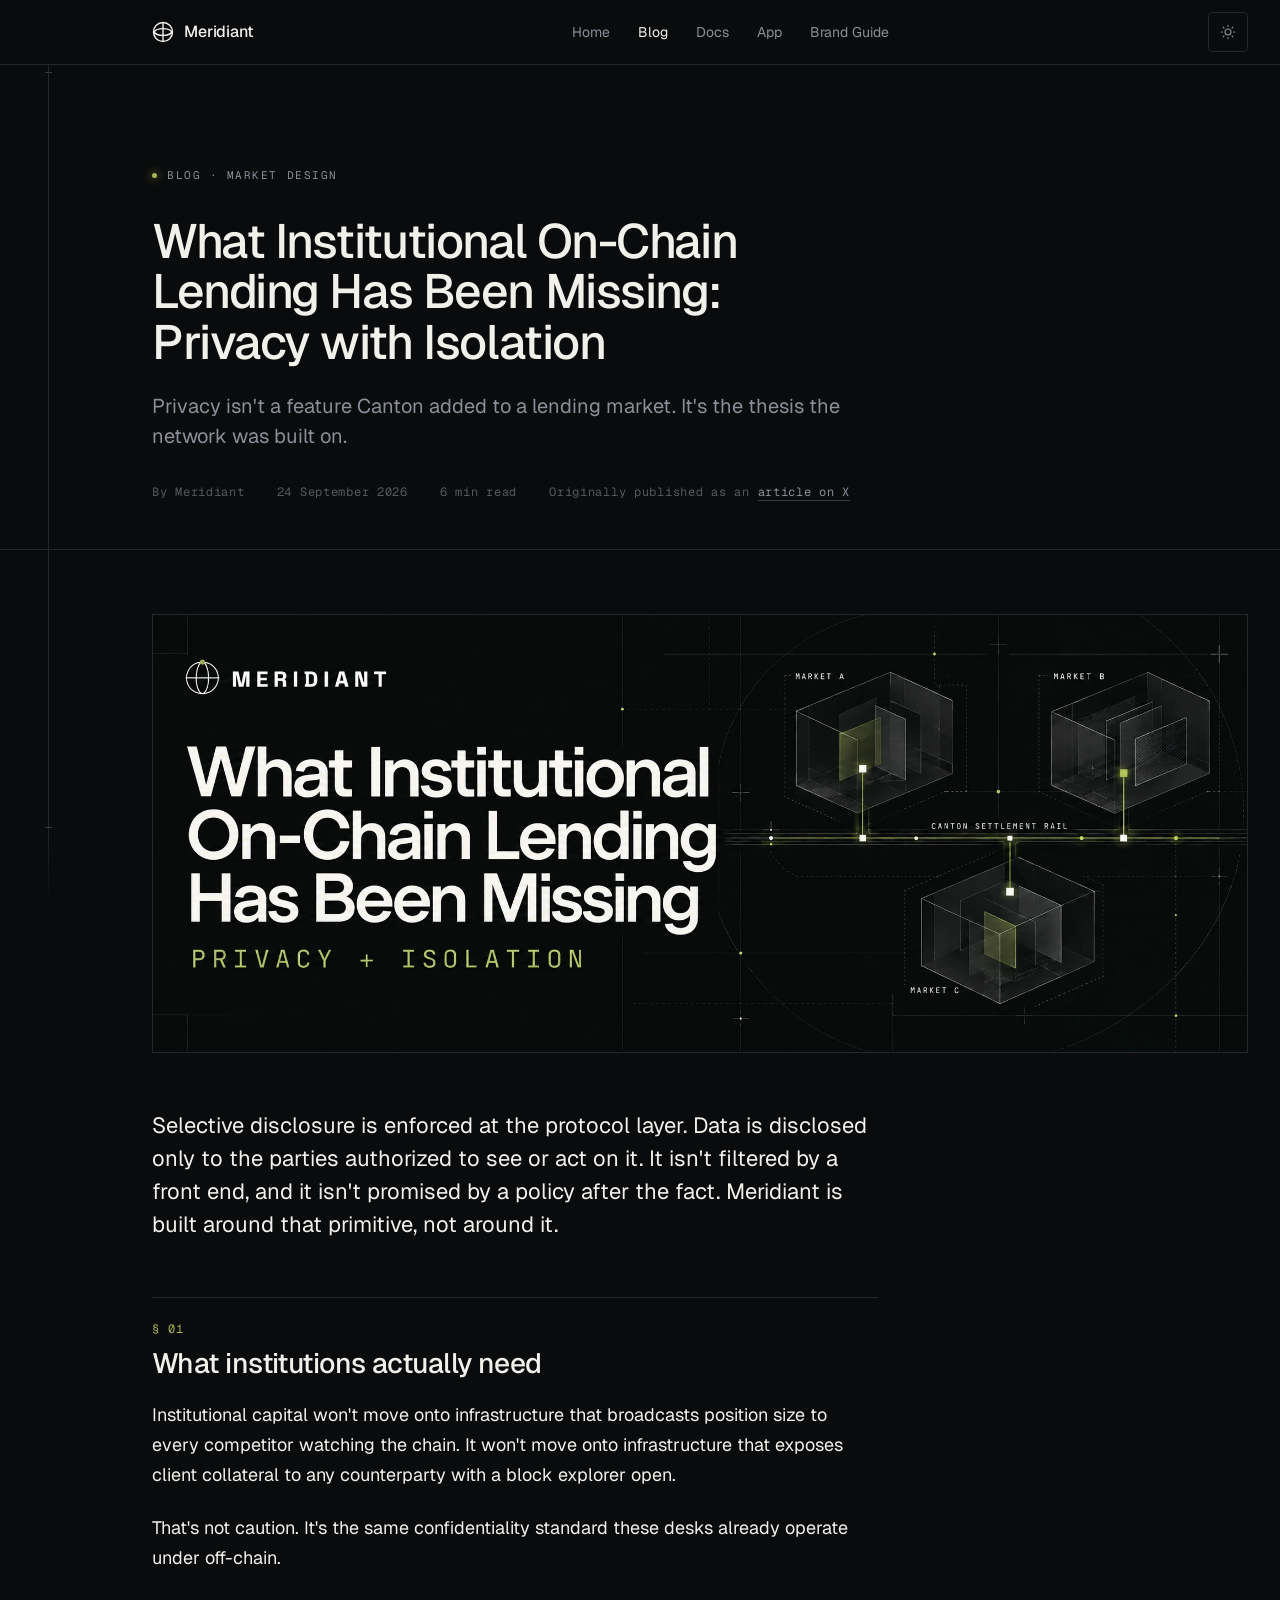
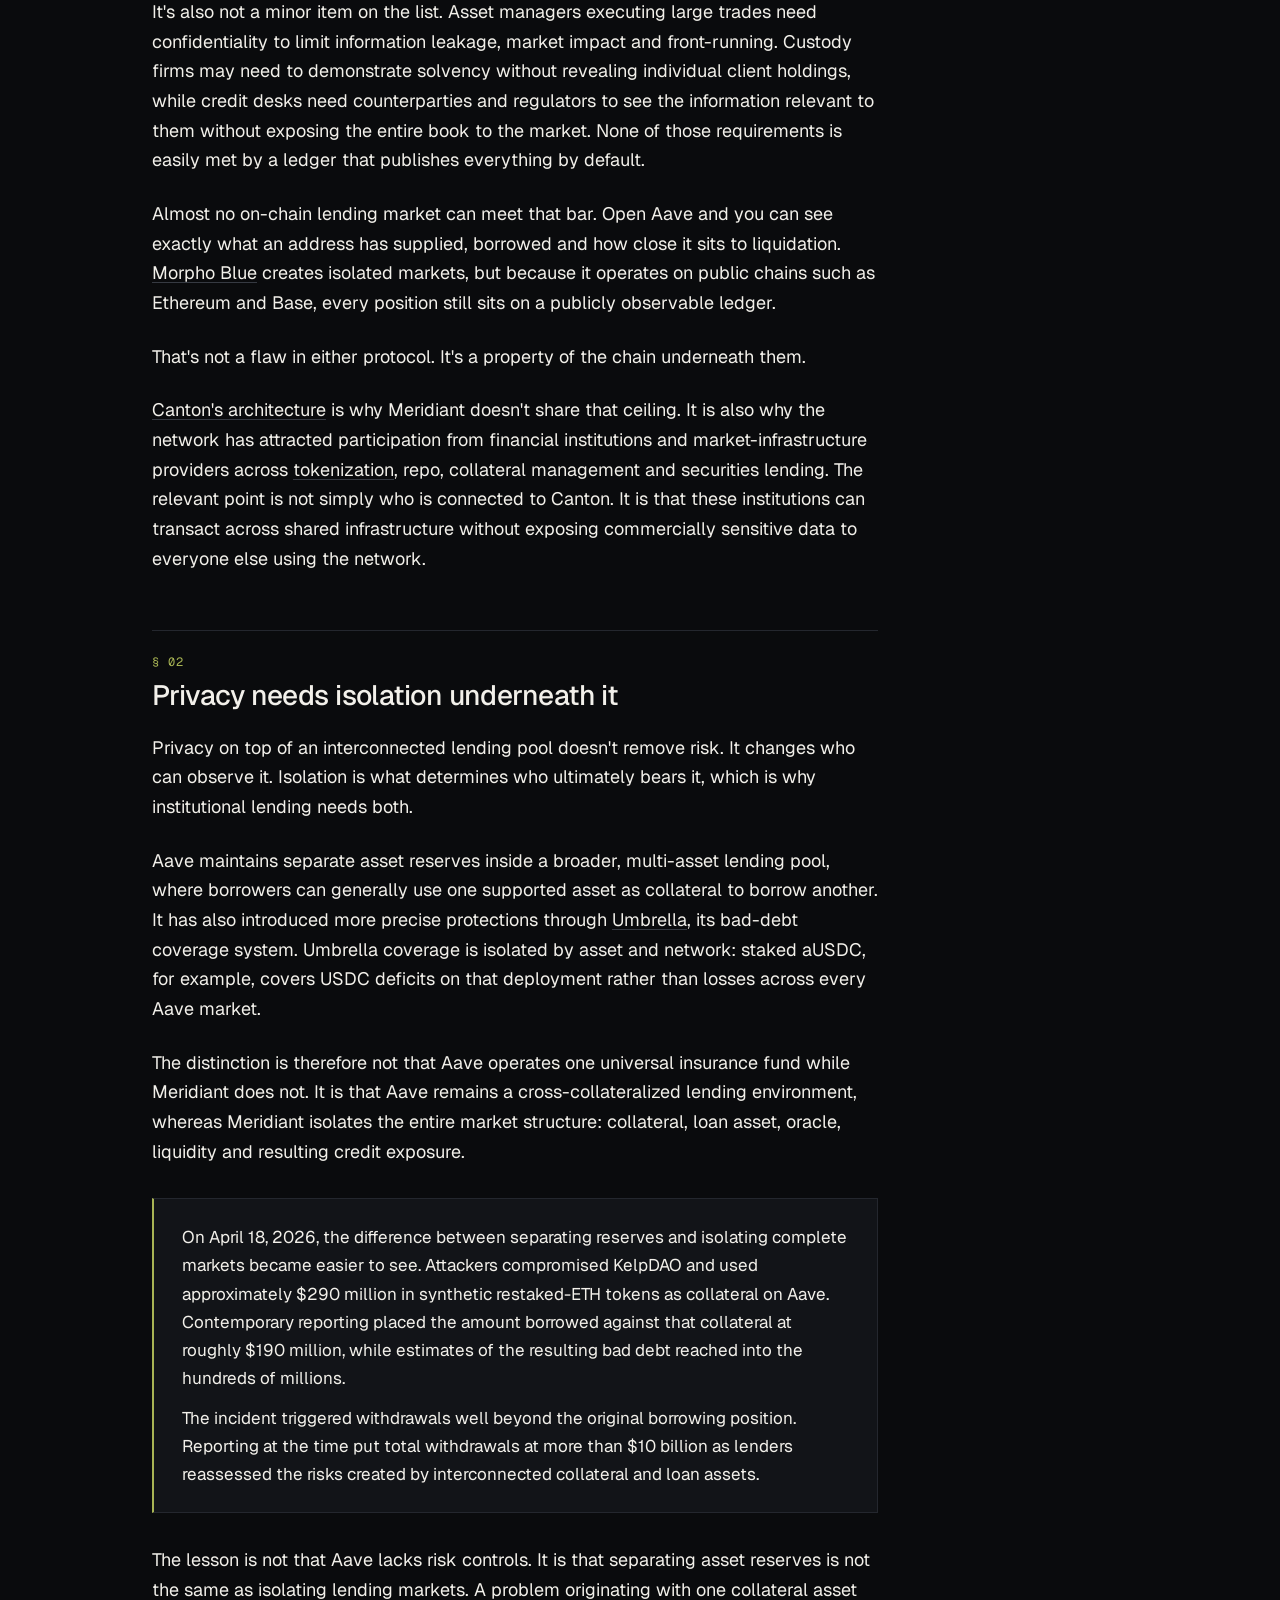
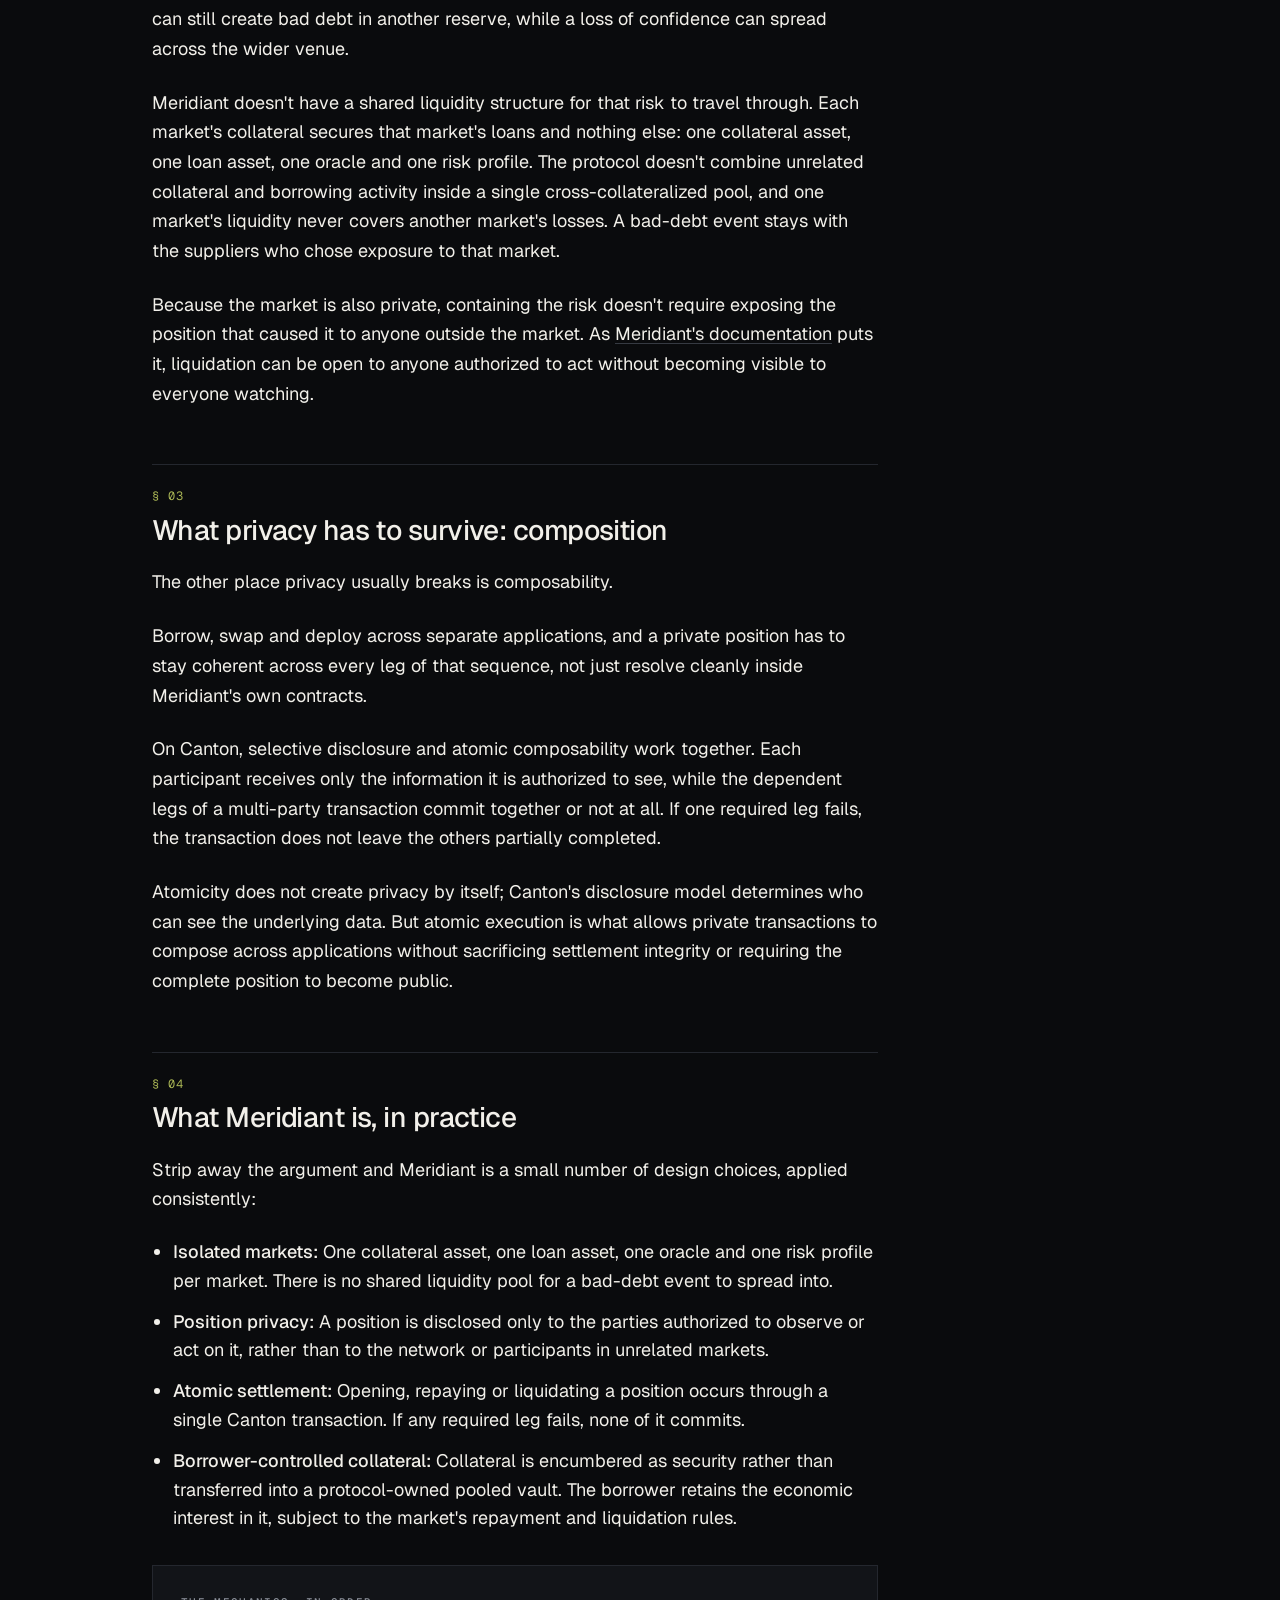
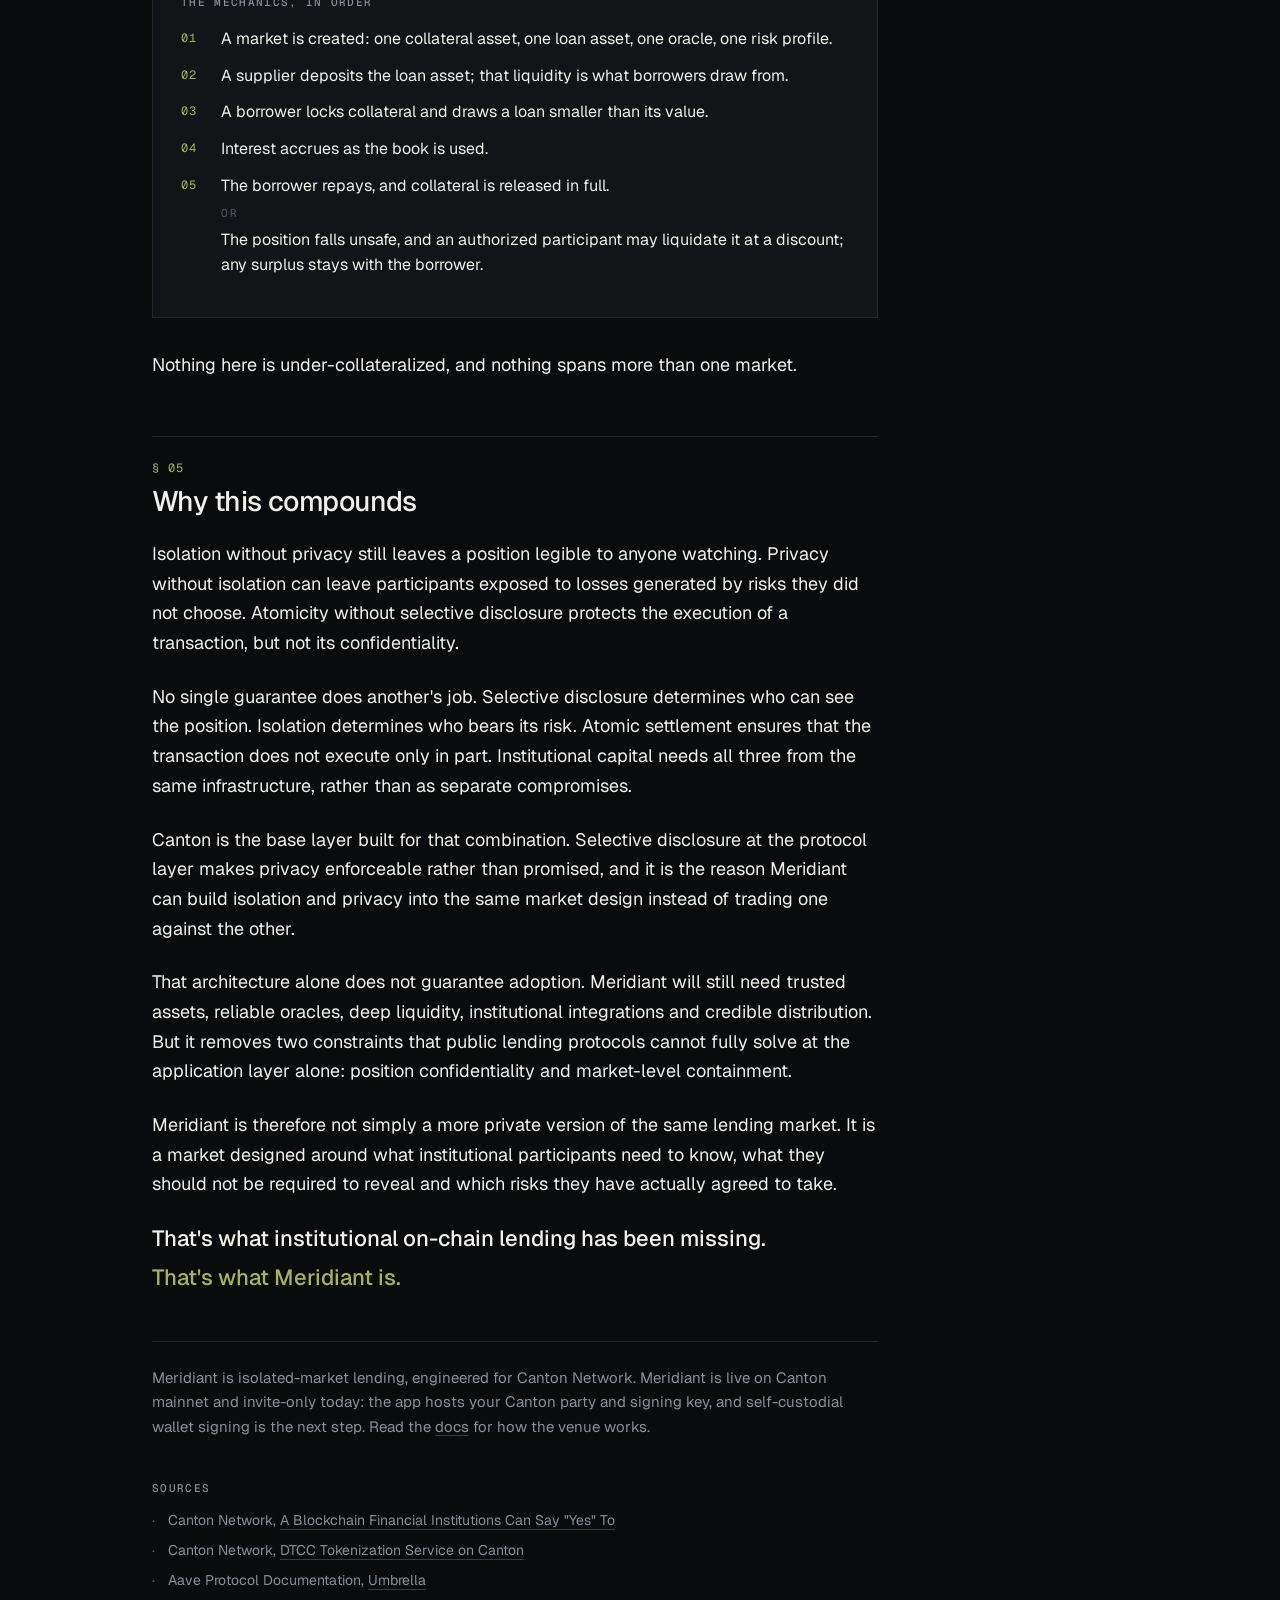
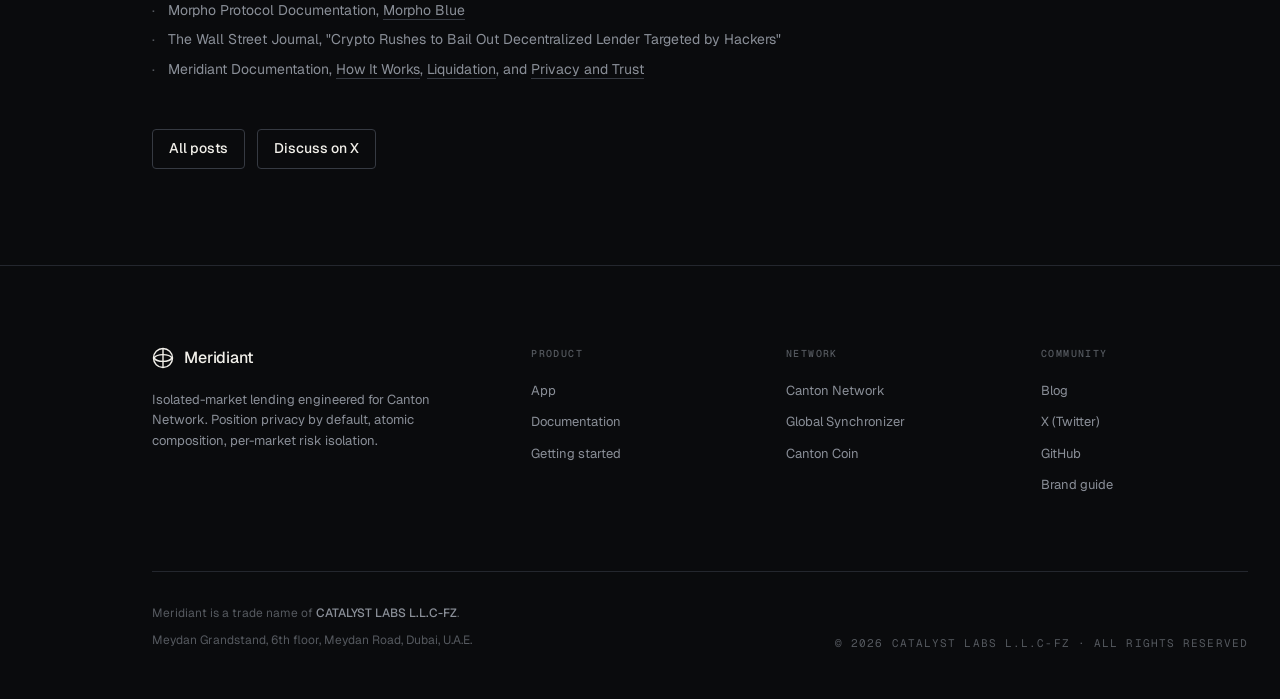
<file: blog/privacy-with-isolation/index.html>
<!DOCTYPE html>
<html lang="en" data-theme="dark">
<head>
<meta charset="utf-8">
<meta name="viewport" content="width=device-width, initial-scale=1">
<meta name="color-scheme" content="dark light">
<title>What Institutional On-Chain Lending Has Been Missing: Privacy with Isolation — Meridiant</title>
<meta name="description" content="Privacy isn't a feature Canton added to a lending market. It's the thesis the network was built on. Why institutional on-chain credit needs selective disclosure, market-level isolation and atomic settlement together.">
<link rel="canonical" href="https://meridiant.xyz/blog/privacy-with-isolation/">
<meta property="og:type" content="article">
<meta property="og:site_name" content="Meridiant">
<meta property="og:title" content="What Institutional On-Chain Lending Has Been Missing: Privacy with Isolation">
<meta property="og:description" content="Why institutional on-chain credit needs selective disclosure, market-level isolation and atomic settlement from the same infrastructure.">
<meta property="og:url" content="https://meridiant.xyz/blog/privacy-with-isolation/">
<meta property="article:published_time" content="2026-09-24T19:00:00+05:30">
<meta property="og:image" content="https://meridiant.xyz/blog/privacy-with-isolation/banner.webp">
<meta property="og:image:width" content="1983">
<meta property="og:image:height" content="793">
<meta property="og:image:alt" content="What Institutional On-Chain Lending Has Been Missing: Privacy + Isolation. Three isolated markets connected by the Canton settlement rail.">
<meta name="twitter:card" content="summary_large_image">
<meta name="twitter:image" content="https://meridiant.xyz/blog/privacy-with-isolation/banner.webp">
<meta name="twitter:site" content="@meridiantxyz">
<script type="application/ld+json">
{
  "@context": "https://schema.org",
  "@type": "BlogPosting",
  "@id": "https://meridiant.xyz/blog/privacy-with-isolation/#post",
  "mainEntityOfPage": "https://meridiant.xyz/blog/privacy-with-isolation/",
  "url": "https://meridiant.xyz/blog/privacy-with-isolation/",
  "headline": "What Institutional On-Chain Lending Has Been Missing: Privacy with Isolation",
  "description": "Why institutional on-chain credit needs selective disclosure, market-level isolation and atomic settlement from the same infrastructure.",
  "image": "https://meridiant.xyz/blog/privacy-with-isolation/banner.webp",
  "datePublished": "2026-09-24",
  "dateModified": "2026-10-12",
  "inLanguage": "en",
  "author": { "@id": "https://meridiant.xyz/#organization" },
  "publisher": { "@id": "https://meridiant.xyz/#organization" },
  "isPartOf": { "@id": "https://meridiant.xyz/blog/#blog" },
  "sameAs": "https://x.com/meridiantxyz/status/2103114883839443191",
  "keywords": ["Canton Network", "isolated lending", "privacy", "selective disclosure", "atomic settlement", "institutional DeFi"]
}
</script>
<script>
  (function() {
    try {
      var stored = localStorage.getItem("theme");
      document.documentElement.setAttribute("data-theme", stored === "light" ? "light" : "dark");
    } catch (e) {}
  })();
</script>
<link rel="icon" href="/assets/favicon.svg" type="image/svg+xml">
<link rel="alternate" type="application/rss+xml" title="Meridiant blog" href="/blog/feed.xml">
<link rel="preconnect" href="https://fonts.googleapis.com">
<link rel="preconnect" href="https://fonts.gstatic.com" crossorigin>
<link href="https://fonts.googleapis.com/css2?family=Geist:wght@400;500;600&family=Geist+Mono:wght@400;500&display=swap" rel="stylesheet">
<link rel="stylesheet" href="/blog/blog.css">
</head>
<body>
<!-- Meridian signature -->
<div class="meridian" aria-hidden="true"></div>

<nav class="top" aria-label="Primary">
  <div class="wrap">
    <a href="/" class="brand" aria-label="Meridiant home">
      <svg class="brand-mark" viewBox="0 0 22 22" fill="none" stroke="currentColor" stroke-width="1.4" aria-hidden="true">
        <circle cx="11" cy="11" r="9.5"/>
        <line x1="11" y1="1.5" x2="11" y2="20.5"/>
        <path d="M2 11 A9.5 5 0 0 0 20 11"/>
        <path d="M2 11 A9.5 5 0 0 1 20 11"/>
      </svg>
      Meridiant
    </a>
    <div class="nav-links" role="navigation">
      <a href="/">Home</a>
      <a href="/blog/" aria-current="page">Blog</a>
      <a href="https://docs.meridiant.xyz/" target="_blank" rel="noopener noreferrer" aria-label="Documentation">Docs</a>
      <a href="https://app.meridiant.xyz" target="_blank" rel="noopener noreferrer">App</a>
      <a href="/brand-guide" aria-label="Brand Guide">Brand Guide</a>
    </div>
    <button class="theme-toggle" id="themeToggle" type="button" aria-label="Switch to light mode" title="Switch to light mode">
      <svg class="icon-sun" viewBox="0 0 24 24" fill="none" stroke="currentColor" stroke-width="1.5" stroke-linecap="round" aria-hidden="true">
        <circle cx="12" cy="12" r="4"/>
        <path d="M12 3v1.5M12 19.5V21M3 12h1.5M19.5 12H21M5.64 5.64l1.06 1.06M17.3 17.3l1.06 1.06M5.64 18.36l1.06-1.06M17.3 6.7l1.06-1.06"/>
      </svg>
      <svg class="icon-moon" viewBox="0 0 24 24" fill="none" stroke="currentColor" stroke-width="1.5" stroke-linecap="round" aria-hidden="true">
        <path d="M15.5 4.2A8 8 0 1 0 19.8 15.5 6.5 6.5 0 0 1 15.5 4.2z"/>
      </svg>
    </button>
  </div>
</nav>

<header class="article-head">
  <div class="wrap">
    <div class="eyebrow"><span class="dot"></span>Blog · Market design</div>
    <h1>What Institutional On-Chain Lending Has Been Missing: Privacy with Isolation</h1>
    <p class="standfirst">Privacy isn't a feature Canton added to a lending market. It's the thesis the network was built on.</p>
    <div class="article-meta">
      <span>By Meridiant</span>
      <time datetime="2026-09-24">24 September 2026</time>
      <span>6 min read</span>
      <span>Originally published as an <a href="https://x.com/meridiantxyz/status/2103114883839443191" target="_blank" rel="noopener noreferrer">article on X</a></span>
    </div>
  </div>
</header>

<main class="article">
  <div class="wrap">
    <figure class="banner">
      <img src="/blog/privacy-with-isolation/banner.webp" width="1983" height="793" alt="What Institutional On-Chain Lending Has Been Missing: Privacy + Isolation. Three isolated markets, A, B and C, each a sealed box, connected only through the Canton settlement rail." fetchpriority="high">
    </figure>
    <div class="body">

      <p class="lede">Selective disclosure is enforced at the protocol layer. Data is disclosed only to the parties authorized to see or act on it. It isn't filtered by a front end, and it isn't promised by a policy after the fact. Meridiant is built around that primitive, not around it.</p>

      <h2><span class="idx">§ 01</span>What institutions actually need</h2>

      <p>Institutional capital won't move onto infrastructure that broadcasts position size to every competitor watching the chain. It won't move onto infrastructure that exposes client collateral to any counterparty with a block explorer open.</p>

      <p>That's not caution. It's the same confidentiality standard these desks already operate under off-chain.</p>

      <p>It's also not a minor item on the list. Asset managers executing large trades need confidentiality to limit information leakage, market impact and front-running. Custody firms may need to demonstrate solvency without revealing individual client holdings, while credit desks need counterparties and regulators to see the information relevant to them without exposing the entire book to the market. None of those requirements is easily met by a ledger that publishes everything by default.</p>

      <p>Almost no on-chain lending market can meet that bar. Open Aave and you can see exactly what an address has supplied, borrowed and how close it sits to liquidation. <a class="src" href="https://docs.morpho.org/learn/concepts/blue/" target="_blank" rel="noopener noreferrer">Morpho Blue</a> creates isolated markets, but because it operates on public chains such as Ethereum and Base, every position still sits on a publicly observable ledger.</p>

      <p>That's not a flaw in either protocol. It's a property of the chain underneath them.</p>

      <p><a class="src" href="https://www.canton.network/canton-network-press-releases/canton-network-press-release" target="_blank" rel="noopener noreferrer">Canton's architecture</a> is why Meridiant doesn't share that ceiling. It is also why the network has attracted participation from financial institutions and market-infrastructure providers across <a class="src" href="https://www.canton.network/dtcc-tokenization-service-on-canton" target="_blank" rel="noopener noreferrer">tokenization</a>, repo, collateral management and securities lending. The relevant point is not simply who is connected to Canton. It is that these institutions can transact across shared infrastructure without exposing commercially sensitive data to everyone else using the network.</p>

      <h2><span class="idx">§ 02</span>Privacy needs isolation underneath it</h2>

      <p>Privacy on top of an interconnected lending pool doesn't remove risk. It changes who can observe it. Isolation is what determines who ultimately bears it, which is why institutional lending needs both.</p>

      <p>Aave maintains separate asset reserves inside a broader, multi-asset lending pool, where borrowers can generally use one supported asset as collateral to borrow another. It has also introduced more precise protections through <a class="src" href="https://aave.com/docs/aave-v3/umbrella" target="_blank" rel="noopener noreferrer">Umbrella</a>, its bad-debt coverage system. Umbrella coverage is isolated by asset and network: staked aUSDC, for example, covers USDC deficits on that deployment rather than losses across every Aave market.</p>

      <p>The distinction is therefore not that Aave operates one universal insurance fund while Meridiant does not. It is that Aave remains a cross-collateralized lending environment, whereas Meridiant isolates the entire market structure: collateral, loan asset, oracle, liquidity and resulting credit exposure.</p>

      <div class="callout">
        <p>On April 18, 2026, the difference between separating reserves and isolating complete markets became easier to see. Attackers compromised KelpDAO and used approximately $290 million in synthetic restaked-ETH tokens as collateral on Aave. Contemporary reporting placed the amount borrowed against that collateral at roughly $190 million, while estimates of the resulting bad debt reached into the hundreds of millions.</p>
        <p>The incident triggered withdrawals well beyond the original borrowing position. Reporting at the time put total withdrawals at more than $10 billion as lenders reassessed the risks created by interconnected collateral and loan assets.</p>
      </div>

      <p>The lesson is not that Aave lacks risk controls. It is that separating asset reserves is not the same as isolating lending markets. A problem originating with one collateral asset can still create bad debt in another reserve, while a loss of confidence can spread across the wider venue.</p>

      <p>Meridiant doesn't have a shared liquidity structure for that risk to travel through. Each market's collateral secures that market's loans and nothing else: one collateral asset, one loan asset, one oracle and one risk profile. The protocol doesn't combine unrelated collateral and borrowing activity inside a single cross-collateralized pool, and one market's liquidity never covers another market's losses. A bad-debt event stays with the suppliers who chose exposure to that market.</p>

      <p>Because the market is also private, containing the risk doesn't require exposing the position that caused it to anyone outside the market. As <a class="src" href="https://docs.meridiant.xyz/docs/liquidation" target="_blank" rel="noopener noreferrer">Meridiant's documentation</a> puts it, liquidation can be open to anyone authorized to act without becoming visible to everyone watching.</p>

      <h2><span class="idx">§ 03</span>What privacy has to survive: composition</h2>

      <p>The other place privacy usually breaks is composability.</p>

      <p>Borrow, swap and deploy across separate applications, and a private position has to stay coherent across every leg of that sequence, not just resolve cleanly inside Meridiant's own contracts.</p>

      <p>On Canton, selective disclosure and atomic composability work together. Each participant receives only the information it is authorized to see, while the dependent legs of a multi-party transaction commit together or not at all. If one required leg fails, the transaction does not leave the others partially completed.</p>

      <p>Atomicity does not create privacy by itself; Canton's disclosure model determines who can see the underlying data. But atomic execution is what allows private transactions to compose across applications without sacrificing settlement integrity or requiring the complete position to become public.</p>

      <h2><span class="idx">§ 04</span>What Meridiant is, in practice</h2>

      <p>Strip away the argument and Meridiant is a small number of design choices, applied consistently:</p>

      <ul>
        <li><strong>Isolated markets:</strong> One collateral asset, one loan asset, one oracle and one risk profile per market. There is no shared liquidity pool for a bad-debt event to spread into.</li>
        <li><strong>Position privacy:</strong> A position is disclosed only to the parties authorized to observe or act on it, rather than to the network or participants in unrelated markets.</li>
        <li><strong>Atomic settlement:</strong> Opening, repaying or liquidating a position occurs through a single Canton transaction. If any required leg fails, none of it commits.</li>
        <li><strong>Borrower-controlled collateral:</strong> Collateral is encumbered as security rather than transferred into a protocol-owned pooled vault. The borrower retains the economic interest in it, subject to the market's repayment and liquidation rules.</li>
      </ul>

      <div class="mechanics">
        <span class="micro">The mechanics, in order</span>
        <ol>
          <li>A market is created: one collateral asset, one loan asset, one oracle, one risk profile.</li>
          <li>A supplier deposits the loan asset; that liquidity is what borrowers draw from.</li>
          <li>A borrower locks collateral and draws a loan smaller than its value.</li>
          <li>Interest accrues as the book is used.</li>
          <li>The borrower repays, and collateral is released in full.<span class="or">or</span>The position falls unsafe, and an authorized participant may liquidate it at a discount; any surplus stays with the borrower.</li>
        </ol>
      </div>

      <p>Nothing here is under-collateralized, and nothing spans more than one market.</p>

      <h2><span class="idx">§ 05</span>Why this compounds</h2>

      <p>Isolation without privacy still leaves a position legible to anyone watching. Privacy without isolation can leave participants exposed to losses generated by risks they did not choose. Atomicity without selective disclosure protects the execution of a transaction, but not its confidentiality.</p>

      <p>No single guarantee does another's job. Selective disclosure determines who can see the position. Isolation determines who bears its risk. Atomic settlement ensures that the transaction does not execute only in part. Institutional capital needs all three from the same infrastructure, rather than as separate compromises.</p>

      <p>Canton is the base layer built for that combination. Selective disclosure at the protocol layer makes privacy enforceable rather than promised, and it is the reason Meridiant can build isolation and privacy into the same market design instead of trading one against the other.</p>

      <p>That architecture alone does not guarantee adoption. Meridiant will still need trusted assets, reliable oracles, deep liquidity, institutional integrations and credible distribution. But it removes two constraints that public lending protocols cannot fully solve at the application layer alone: position confidentiality and market-level containment.</p>

      <p>Meridiant is therefore not simply a more private version of the same lending market. It is a market designed around what institutional participants need to know, what they should not be required to reveal and which risks they have actually agreed to take.</p>

      <div class="closer">
        <p>That's what institutional on-chain lending has been missing.</p>
        <p>That's what Meridiant is.</p>
      </div>

      <div class="coda">
        <p>Meridiant is isolated-market lending, engineered for Canton Network. Meridiant is live on Canton mainnet and invite-only today: the app hosts your Canton party and signing key, and self-custodial wallet signing is the next step. Read the <a class="src" href="https://docs.meridiant.xyz/" target="_blank" rel="noopener noreferrer">docs</a> for how the venue works.</p>
      </div>

      <div class="sources">
        <span class="micro">Sources</span>
        <ul>
          <li>Canton Network, <a href="https://www.canton.network/canton-network-press-releases/canton-network-press-release" target="_blank" rel="noopener noreferrer">A Blockchain Financial Institutions Can Say "Yes" To</a></li>
          <li>Canton Network, <a href="https://www.canton.network/dtcc-tokenization-service-on-canton" target="_blank" rel="noopener noreferrer">DTCC Tokenization Service on Canton</a></li>
          <li>Aave Protocol Documentation, <a href="https://aave.com/docs/aave-v3/umbrella" target="_blank" rel="noopener noreferrer">Umbrella</a></li>
          <li>Morpho Protocol Documentation, <a href="https://docs.morpho.org/learn/concepts/blue/" target="_blank" rel="noopener noreferrer">Morpho Blue</a></li>
          <li>The Wall Street Journal, "Crypto Rushes to Bail Out Decentralized Lender Targeted by Hackers"</li>
          <li>Meridiant Documentation, <a href="https://docs.meridiant.xyz/docs/how-it-works" target="_blank" rel="noopener noreferrer">How It Works</a>, <a href="https://docs.meridiant.xyz/docs/liquidation" target="_blank" rel="noopener noreferrer">Liquidation</a>, and <a href="https://docs.meridiant.xyz/docs/privacy-and-trust" target="_blank" rel="noopener noreferrer">Privacy and Trust</a></li>
        </ul>
      </div>

      <div class="article-foot">
        <a href="/blog/" class="btn btn-secondary">All posts</a>
        <a href="https://x.com/meridiantxyz/status/2103114883839443191" class="btn btn-secondary" target="_blank" rel="noopener noreferrer">Discuss on X</a>
      </div>

    </div>
  </div>
</main>

<footer>
  <div class="wrap">
    <div class="footer-grid">
      <div class="footer-brand">
        <a href="/" class="brand" aria-label="Meridiant home">
          <svg class="brand-mark" viewBox="0 0 22 22" fill="none" stroke="currentColor" stroke-width="1.4" aria-hidden="true">
            <circle cx="11" cy="11" r="9.5"/>
            <line x1="11" y1="1.5" x2="11" y2="20.5"/>
            <path d="M2 11 A9.5 5 0 0 0 20 11"/>
            <path d="M2 11 A9.5 5 0 0 1 20 11"/>
          </svg>
          Meridiant
        </a>
        <p>Isolated-market lending engineered for Canton Network. Position privacy by default, atomic composition, per-market risk isolation.</p>
      </div>
      <div class="footer-col">
        <h5>Product</h5>
        <a href="https://app.meridiant.xyz" target="_blank" rel="noopener noreferrer">App</a>
        <a href="https://docs.meridiant.xyz/" target="_blank" rel="noopener noreferrer">Documentation</a>
        <a href="https://docs.meridiant.xyz/docs/getting-started" target="_blank" rel="noopener noreferrer">Getting started</a>
      </div>
      <div class="footer-col">
        <h5>Network</h5>
        <a href="https://www.canton.network/" target="_blank" rel="noopener noreferrer">Canton Network</a>
        <a href="https://www.canton.network/global-synchronizer" target="_blank" rel="noopener noreferrer">Global Synchronizer</a>
        <a href="https://docs.sync.global/" target="_blank" rel="noopener noreferrer">Canton Coin</a>
      </div>
      <div class="footer-col">
        <h5>Community</h5>
        <a href="/blog/">Blog</a>
        <a href="https://x.com/meridiantxyz" target="_blank" rel="noopener noreferrer">X (Twitter)</a>
        <a href="https://github.com/Meridiant-xyz" target="_blank" rel="noopener noreferrer">GitHub</a>
        <a href="/brand-guide">Brand guide</a>
      </div>
    </div>
    <div class="footer-meta">
      <div class="footer-legal">
        <p>Meridiant is a trade name of <span class="entity">CATALYST LABS L.L.C-FZ</span>.</p>
        <p>Meydan Grandstand, 6th floor, Meydan Road, Dubai, U.A.E.</p>
      </div>
      <span class="footer-copy">© 2026 Catalyst Labs L.L.C-FZ · All rights reserved</span>
    </div>
  </div>
</footer>
<script src="/blog/blog.js"></script>
</body>
</html>
</file>
<file: blog/blog.css>
/* Meridiant blog — shared styles. Tokens, nav, footer and buttons mirror index.html. */
:root {
  --bg: #0A0B0D;
  --surface: #121418;
  --surface-2: #1A1D22;
  --line: #24272E;
  --line-strong: #363A42;
  --text: #F2F0EA;
  --text-2: #8A8F98;
  --text-3: #55595F;
  --signal: #A8B454;
  --signal-text: #A8B454;
  --signal-dim: #5A6B2A;
  --signal-hover: #C2CE7A;
  --on-signal: #0A0B0D;
  --sans: "Geist", ui-sans-serif, system-ui, -apple-system, "Segoe UI", sans-serif;
  --mono: "Geist Mono", ui-monospace, "SF Mono", Menlo, Consolas, monospace;
  color-scheme: dark;
}
html[data-theme="light"] {
  --bg: #F6F6F4;
  --surface: #FFFFFF;
  --surface-2: #EFEFEA;
  --line: #E2E2DE;
  --line-strong: #C8C8C0;
  --text: #16181E;
  --text-2: #3D424C;
  --text-3: #8A8F99;
  --signal: #A8B454;
  --signal-text: #5F7A2E;
  --signal-dim: #C7CBB8;
  --signal-hover: #97A348;
  --on-signal: #16181E;
  color-scheme: light;
}

* { box-sizing: border-box; }
html { scroll-behavior: smooth; }
body {
  margin: 0;
  background: var(--bg);
  color: var(--text);
  font-family: var(--sans);
  font-size: 16px;
  line-height: 1.5;
  -webkit-font-smoothing: antialiased;
  text-rendering: optimizeLegibility;
  overflow-x: hidden;
}
::selection { background: var(--signal); color: var(--on-signal); }
a { color: inherit; text-decoration: none; }

.micro {
  font-family: var(--mono);
  font-size: 11px;
  letter-spacing: 0.12em;
  text-transform: uppercase;
  color: var(--text-2);
  font-weight: 500;
}
.wrap {
  max-width: 1280px;
  margin: 0 auto;
  padding: 0 32px;
  position: relative;
}
@media (min-width: 1101px) { .wrap { padding-left: 152px; } }

/* ---------- Meridian hairline (no section labels on blog pages) ---------- */
.meridian {
  position: fixed;
  top: 0; bottom: 0;
  left: 48px;
  width: 1px;
  background: linear-gradient(to bottom, transparent 0, var(--line) 8%, var(--line) 92%, transparent 100%);
  pointer-events: none;
  z-index: 1;
}
.meridian::before, .meridian::after {
  content: "";
  position: absolute;
  left: -3px;
  width: 7px; height: 1px;
  background: var(--line-strong);
}
.meridian::before { top: 8%; }
.meridian::after { bottom: 8%; }
@media (max-width: 1100px) { .meridian { display: none; } }

/* ---------- Nav ---------- */
nav.top {
  position: sticky;
  top: 0;
  z-index: 10;
  background: var(--bg);
  background: color-mix(in srgb, var(--bg) 82%, transparent);
  backdrop-filter: saturate(140%) blur(12px);
  -webkit-backdrop-filter: saturate(140%) blur(12px);
  border-bottom: 1px solid var(--line);
}
nav.top .wrap {
  height: 64px;
  display: flex;
  align-items: center;
  justify-content: space-between;
}
.brand {
  display: flex;
  align-items: center;
  gap: 10px;
  font-weight: 500;
  letter-spacing: -0.01em;
}
.brand-mark { width: 22px; height: 22px; display: block; }
.nav-links { display: flex; align-items: center; gap: 28px; }
.nav-links a { font-size: 14px; color: var(--text-2); transition: color 150ms ease; }
.nav-links a:hover, .nav-links a[aria-current="page"] { color: var(--text); }

.theme-toggle {
  display: inline-flex;
  align-items: center;
  justify-content: center;
  width: 40px; height: 40px;
  padding: 0;
  background: transparent;
  border: 1px solid var(--line);
  border-radius: 4px;
  color: var(--text-2);
  cursor: pointer;
  flex-shrink: 0;
  transition: color 150ms ease, border-color 150ms ease;
}
.theme-toggle:hover { color: var(--text); border-color: var(--line-strong); }
.theme-toggle svg { width: 18px; height: 18px; display: block; }
.theme-toggle .icon-moon { display: none; }
html[data-theme="light"] .theme-toggle .icon-sun { display: none; }
html[data-theme="light"] .theme-toggle .icon-moon { display: block; }

/* ---------- Buttons ---------- */
.btn {
  display: inline-flex;
  align-items: center;
  gap: 8px;
  height: 40px;
  padding: 0 16px;
  font-family: var(--sans);
  font-size: 14px;
  font-weight: 500;
  letter-spacing: -0.005em;
  border-radius: 4px;
  border: 1px solid transparent;
  cursor: pointer;
  transition: border-color 150ms ease, background 150ms ease, color 150ms ease;
}
.btn-primary { background: var(--signal); color: var(--on-signal); }
.btn-primary:hover { background: var(--signal-hover); }
.btn-secondary { background: transparent; color: var(--text); border-color: var(--line-strong); }
.btn-secondary:hover { border-color: var(--text-2); }
.btn-arrow { width: 12px; height: 12px; stroke: currentColor; stroke-width: 1.5; fill: none; }

/* ---------- Page header ---------- */
.page-head { padding: 96px 0 64px; }
.eyebrow {
  display: inline-flex;
  align-items: center;
  gap: 10px;
  margin-bottom: 32px;
  font-family: var(--mono);
  font-size: 11px;
  letter-spacing: 0.14em;
  text-transform: uppercase;
  color: var(--text-2);
}
.eyebrow .dot {
  width: 5px; height: 5px;
  border-radius: 50%;
  background: var(--signal);
  box-shadow: 0 0 10px var(--signal);
}
.page-head h1 {
  font-size: 56px;
  line-height: 1.02;
  letter-spacing: -0.03em;
  font-weight: 500;
  margin: 0 0 24px;
  max-width: 18ch;
}
.page-head h1 .accent { color: var(--signal-text); font-style: normal; }
.page-head .sub {
  font-size: 18px;
  line-height: 1.55;
  color: var(--text-2);
  max-width: 52ch;
  margin: 0;
}

/* ---------- Post list ---------- */
.post-list { border-top: 1px solid var(--line); padding-bottom: 96px; }
.post-item {
  display: grid;
  grid-template-columns: 160px 1fr;
  gap: 48px;
  padding: 40px 0;
  border-bottom: 1px solid var(--line);
  align-items: start;
}
.post-item .date {
  font-family: var(--mono);
  font-size: 12px;
  letter-spacing: 0.06em;
  color: var(--text-3);
  padding-top: 6px;
}
.post-item h2 {
  font-size: 28px;
  line-height: 1.15;
  letter-spacing: -0.02em;
  font-weight: 500;
  margin: 0 0 12px;
  max-width: 28ch;
}
.post-item h2 a { transition: color 150ms ease; }
.post-item h2 a:hover { color: var(--signal-text); }
.post-item p {
  font-size: 16px;
  line-height: 1.6;
  color: var(--text-2);
  margin: 0 0 16px;
  max-width: 62ch;
}
.post-item .more {
  display: inline-flex;
  align-items: center;
  gap: 8px;
  font-size: 14px;
  color: var(--signal-text);
}
.post-item .more:hover { color: var(--signal-hover); }

/* ---------- Banner + thumbnails ---------- */
.article .banner {
  margin: 0 0 56px;
  border: 1px solid var(--line);
  background: #0A0B0D;
  overflow: hidden;
}
.article .banner img { display: block; width: 100%; height: auto; }
.post-thumb {
  display: block;
  margin: 0 0 24px;
  border: 1px solid var(--line);
  background: #0A0B0D;
  overflow: hidden;
  max-width: 720px;
}
.post-thumb img { display: block; width: 100%; height: auto; transition: opacity 150ms ease; }
.post-thumb:hover img { opacity: 0.9; }

/* ---------- Article ---------- */
.article-head { padding: 96px 0 48px; border-bottom: 1px solid var(--line); }
.article-head h1 {
  font-size: 48px;
  line-height: 1.05;
  letter-spacing: -0.03em;
  font-weight: 500;
  margin: 0 0 24px;
  max-width: 22ch;
}
.article-head .standfirst {
  font-size: 20px;
  line-height: 1.5;
  color: var(--text-2);
  max-width: 56ch;
  margin: 0 0 32px;
}
.article-meta {
  display: flex;
  flex-wrap: wrap;
  gap: 12px 32px;
  font-family: var(--mono);
  font-size: 12px;
  letter-spacing: 0.06em;
  color: var(--text-3);
}
.article-meta a { color: var(--text-2); border-bottom: 1px solid var(--line-strong); }
.article-meta a:hover { color: var(--text); border-bottom-color: var(--signal); }

.article { padding: 64px 0 96px; }
.article .body { max-width: 66ch; }
.article p { font-size: 18px; line-height: 1.65; color: var(--text); margin: 0 0 24px; }
.article p.lede { font-size: 22px; line-height: 1.5; color: var(--text); }
.article h2 {
  font-size: 28px;
  line-height: 1.2;
  letter-spacing: -0.02em;
  font-weight: 500;
  margin: 56px 0 20px;
  padding-top: 24px;
  border-top: 1px solid var(--line);
}
.article h2 .idx {
  display: block;
  font-family: var(--mono);
  font-size: 12px;
  letter-spacing: 0.08em;
  color: var(--signal-text);
  margin-bottom: 10px;
  font-weight: 400;
}
.article ul, .article ol { padding-left: 1.3em; margin: 0 0 24px; }
.article li { font-size: 18px; line-height: 1.6; margin-bottom: 12px; }
.article li strong { font-weight: 500; }
.article a.src {
  color: inherit;
  text-decoration: underline;
  text-decoration-color: var(--line-strong);
  text-underline-offset: 3px;
  text-decoration-thickness: 1px;
}
.article a.src:hover { text-decoration-color: var(--signal); }
.article .callout {
  margin: 32px 0;
  padding: 24px 28px;
  border: 1px solid var(--line);
  background: var(--surface);
  border-left: 2px solid var(--signal);
}
.article .callout p { font-size: 17px; margin: 0; }
.article .callout p + p { margin-top: 12px; }
.article .mechanics {
  margin: 32px 0;
  padding: 28px;
  border: 1px solid var(--line);
  background: var(--surface);
}
.article .mechanics .micro { display: block; margin-bottom: 16px; }
.article .mechanics ol { margin: 0; padding-left: 0; list-style: none; counter-reset: step; }
.article .mechanics li {
  position: relative;
  padding-left: 40px;
  font-size: 16px;
  line-height: 1.55;
  color: var(--text);
  margin-bottom: 12px;
}
.article .mechanics li::before {
  counter-increment: step;
  content: counter(step, decimal-leading-zero);
  position: absolute;
  left: 0; top: 2px;
  font-family: var(--mono);
  font-size: 12px;
  color: var(--signal-text);
  letter-spacing: 0.06em;
}
.article .mechanics .or {
  display: block;
  margin: 6px 0;
  font-family: var(--mono);
  font-size: 11px;
  letter-spacing: 0.14em;
  text-transform: uppercase;
  color: var(--text-3);
}
.article .closer p { font-size: 22px; line-height: 1.4; margin-bottom: 8px; font-weight: 500; }
.article .closer p + p { color: var(--signal-text); }
.article .coda {
  margin-top: 48px;
  padding-top: 24px;
  border-top: 1px solid var(--line);
}
.article .coda p { font-size: 15px; color: var(--text-2); margin-bottom: 16px; }
.article .sources { margin-top: 40px; }
.article .sources .micro { display: block; margin-bottom: 14px; }
.article .sources ul { list-style: none; padding: 0; margin: 0; }
.article .sources li {
  font-size: 14px;
  line-height: 1.55;
  color: var(--text-2);
  margin-bottom: 8px;
  padding-left: 16px;
  position: relative;
}
.article .sources li::before { content: "·"; position: absolute; left: 0; color: var(--text-3); }
.article .sources a { color: var(--text-2); border-bottom: 1px solid var(--line-strong); }
.article .sources a:hover { color: var(--text); border-bottom-color: var(--signal); }
.article-foot {
  margin-top: 48px;
  display: flex;
  gap: 12px;
  flex-wrap: wrap;
}

/* ---------- Footer ---------- */
footer { padding: 80px 0 48px; border-top: 1px solid var(--line); }
.footer-grid {
  display: grid;
  grid-template-columns: 1.6fr repeat(3, 1fr);
  gap: 48px;
  padding-bottom: 64px;
  border-bottom: 1px solid var(--line);
}
.footer-brand p { font-size: 13px; line-height: 1.6; color: var(--text-2); margin: 20px 0 0; max-width: 34ch; }
.footer-col h5 {
  font-family: var(--mono);
  font-size: 10px;
  letter-spacing: 0.14em;
  text-transform: uppercase;
  color: var(--text-3);
  font-weight: 500;
  margin: 0 0 20px;
}
.footer-col a { display: block; font-size: 13px; color: var(--text-2); margin-bottom: 12px; transition: color 150ms ease; }
.footer-col a:hover { color: var(--text); }
.footer-meta { display: flex; justify-content: space-between; align-items: flex-end; gap: 32px; padding-top: 32px; flex-wrap: wrap; }
.footer-legal { max-width: 52ch; }
.footer-legal p { margin: 0; font-size: 12px; line-height: 1.65; color: var(--text-3); }
.footer-legal p + p { margin-top: 8px; }
.footer-legal .entity { color: var(--text-2); font-weight: 500; }
.footer-copy { font-family: var(--mono); font-size: 11px; letter-spacing: 0.1em; color: var(--text-3); text-transform: uppercase; white-space: nowrap; }

/* ---------- Responsive ---------- */
@media (max-width: 900px) {
  .wrap { padding: 0 20px; }
  .page-head, .article-head { padding: 56px 0 40px; }
  .page-head h1 { font-size: 40px; }
  .article-head h1 { font-size: 34px; }
  .article-head .standfirst { font-size: 18px; }
  .post-item { grid-template-columns: 1fr; gap: 12px; padding: 32px 0; }
  .post-item h2 { font-size: 24px; }
  .article p, .article li { font-size: 17px; }
  .article p.lede { font-size: 19px; }
  .article .banner { margin-bottom: 40px; }
  .footer-grid { grid-template-columns: 1fr 1fr; gap: 32px; }
  .footer-meta { align-items: flex-start; flex-direction: column; gap: 20px; }
  .nav-links { display: none; }
}
@media (max-width: 520px) {
  .footer-grid { grid-template-columns: 1fr; }
  .page-head h1 { font-size: 34px; }
  .article-head h1 { font-size: 30px; }
}
@media (prefers-reduced-motion: reduce) {
  * { animation: none !important; transition: none !important; }
  html { scroll-behavior: auto; }
}
a:focus-visible, button:focus-visible, .btn:focus-visible {
  outline: 2px solid var(--signal);
  outline-offset: 3px;
  border-radius: 4px;
}
</file>
